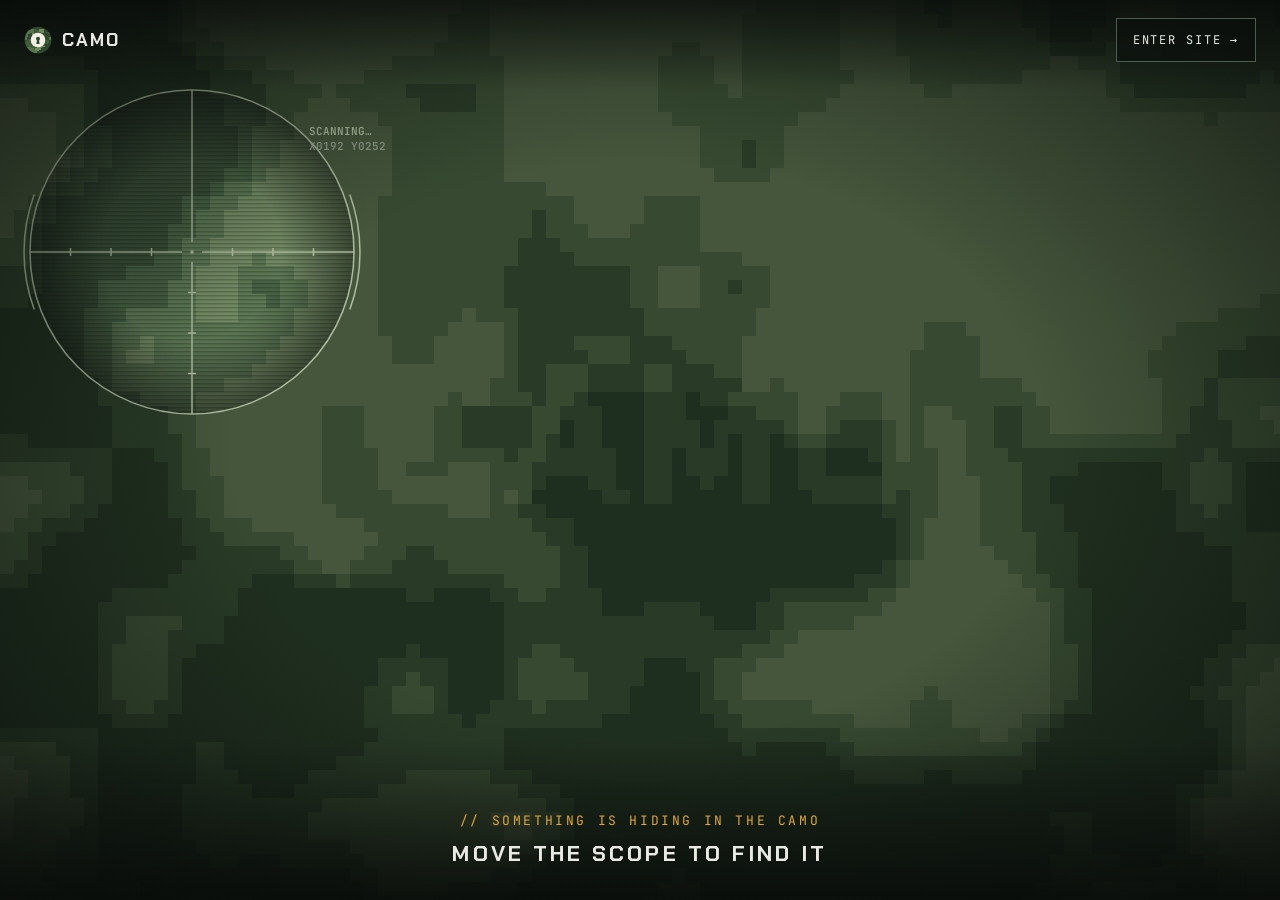
<file: website/index.html>
<!doctype html>
<html lang="en">
<head>
<meta charset="utf-8">
<meta name="viewport" content="width=device-width, initial-scale=1">
<title>CAMO: hidden in plain sight</title>
<meta name="description" content="CAMO is digital cash that hides the sender, the receiver and the amount of every payment. Fair launch Dec 15, 2026, 18:00 UTC.">
<meta http-equiv="Content-Security-Policy" content="default-src 'self'; img-src 'self'; font-src 'self'; style-src 'self'; script-src 'self'; object-src 'none'; base-uri 'none'; form-action 'none'">
<meta name="referrer" content="no-referrer">
<meta name="theme-color" content="#0B0F0C">
<meta property="og:title" content="CAMO: hidden in plain sight">
<meta property="og:description" content="Private digital cash. Something is hiding in the camo. Fair launch Dec 15, 2026, 18:00 UTC.">
<meta property="og:image" content="assets/camo-logo-512.png">
<link rel="icon" href="assets/favicon.ico" sizes="any">
<link rel="icon" href="assets/camo-logo.svg" type="image/svg+xml">
<link rel="preload" href="assets/fonts/chakra-petch-latin-700-normal.woff2" as="font" type="font/woff2" crossorigin>
<link rel="preload" href="assets/fonts/jetbrains-mono-latin-600-normal.woff2" as="font" type="font/woff2" crossorigin>
<link rel="prefetch" href="home.html">
<link rel="stylesheet" href="styles.css">
<script src="intro.js" defer></script>
</head>
<body class="intro">
<canvas id="camo-field" class="intro-field" aria-hidden="true"></canvas>
<div class="intro-vignette" aria-hidden="true"></div>

<header class="intro-top">
  <span class="brand brand-sm"><img src="assets/camo-logo.svg" alt="" width="28" height="28"><span>CAMO</span></span>
  <a class="intro-skip" href="home.html">ENTER SITE <span aria-hidden="true">→</span></a>
</header>

<main class="intro-bottom">
  <h1 class="visually-hidden">CAMO: hidden in plain sight</h1>
  <p class="kicker">// SOMETHING IS HIDING IN THE CAMO</p>
  <p class="intro-cta" id="scope-status" aria-live="polite">
    <span class="when-searching"><span class="hint-mouse">MOVE THE SCOPE TO FIND IT</span><span class="hint-touch">TAP THE CAMO TO AIM THE SCOPE</span></span>
    <span class="when-locked"><span class="hint-mouse">TARGET ACQUIRED · CLICK TO ENTER</span><span class="hint-touch">TARGET ACQUIRED · TAP TO ENTER</span></span>
  </p>
  <noscript><p class="intro-cta"><a href="home.html">ENTER THE CAMO SITE</a></p></noscript>
</main>
</body>
</html>
</file>
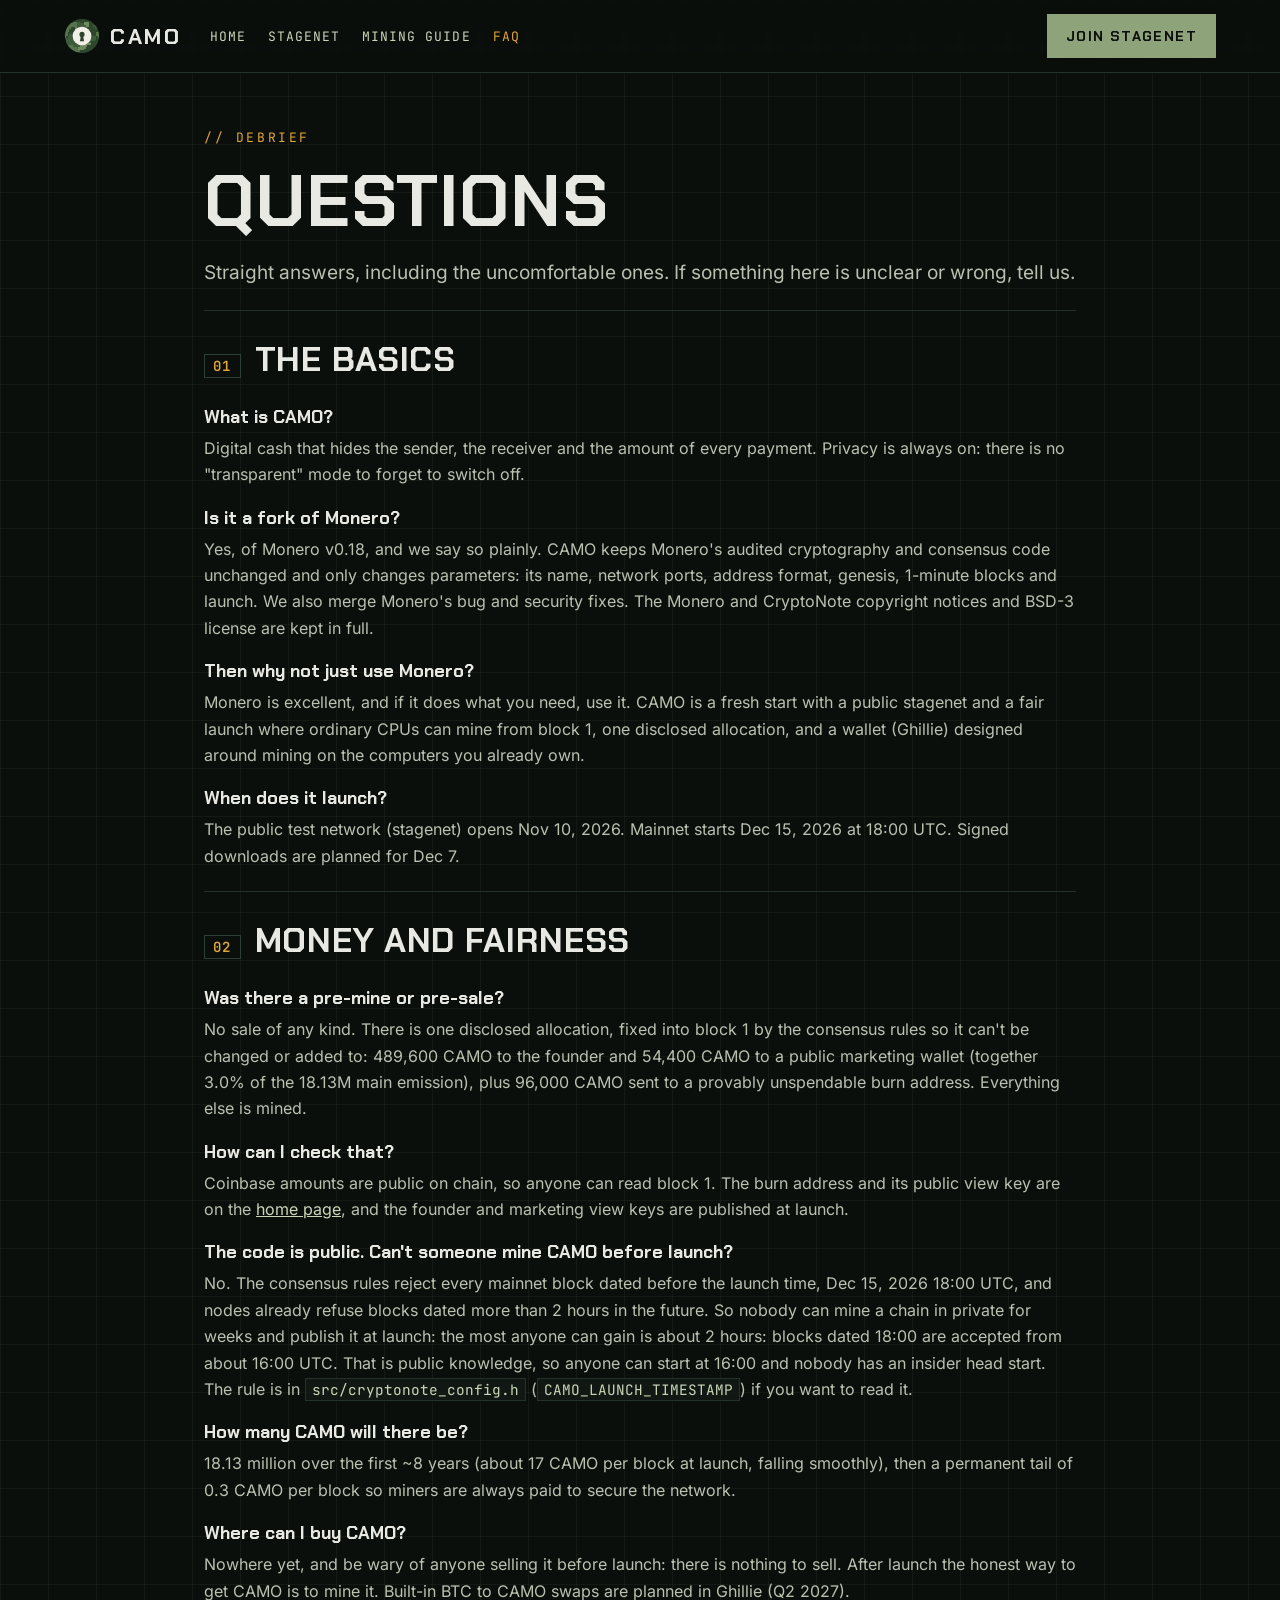
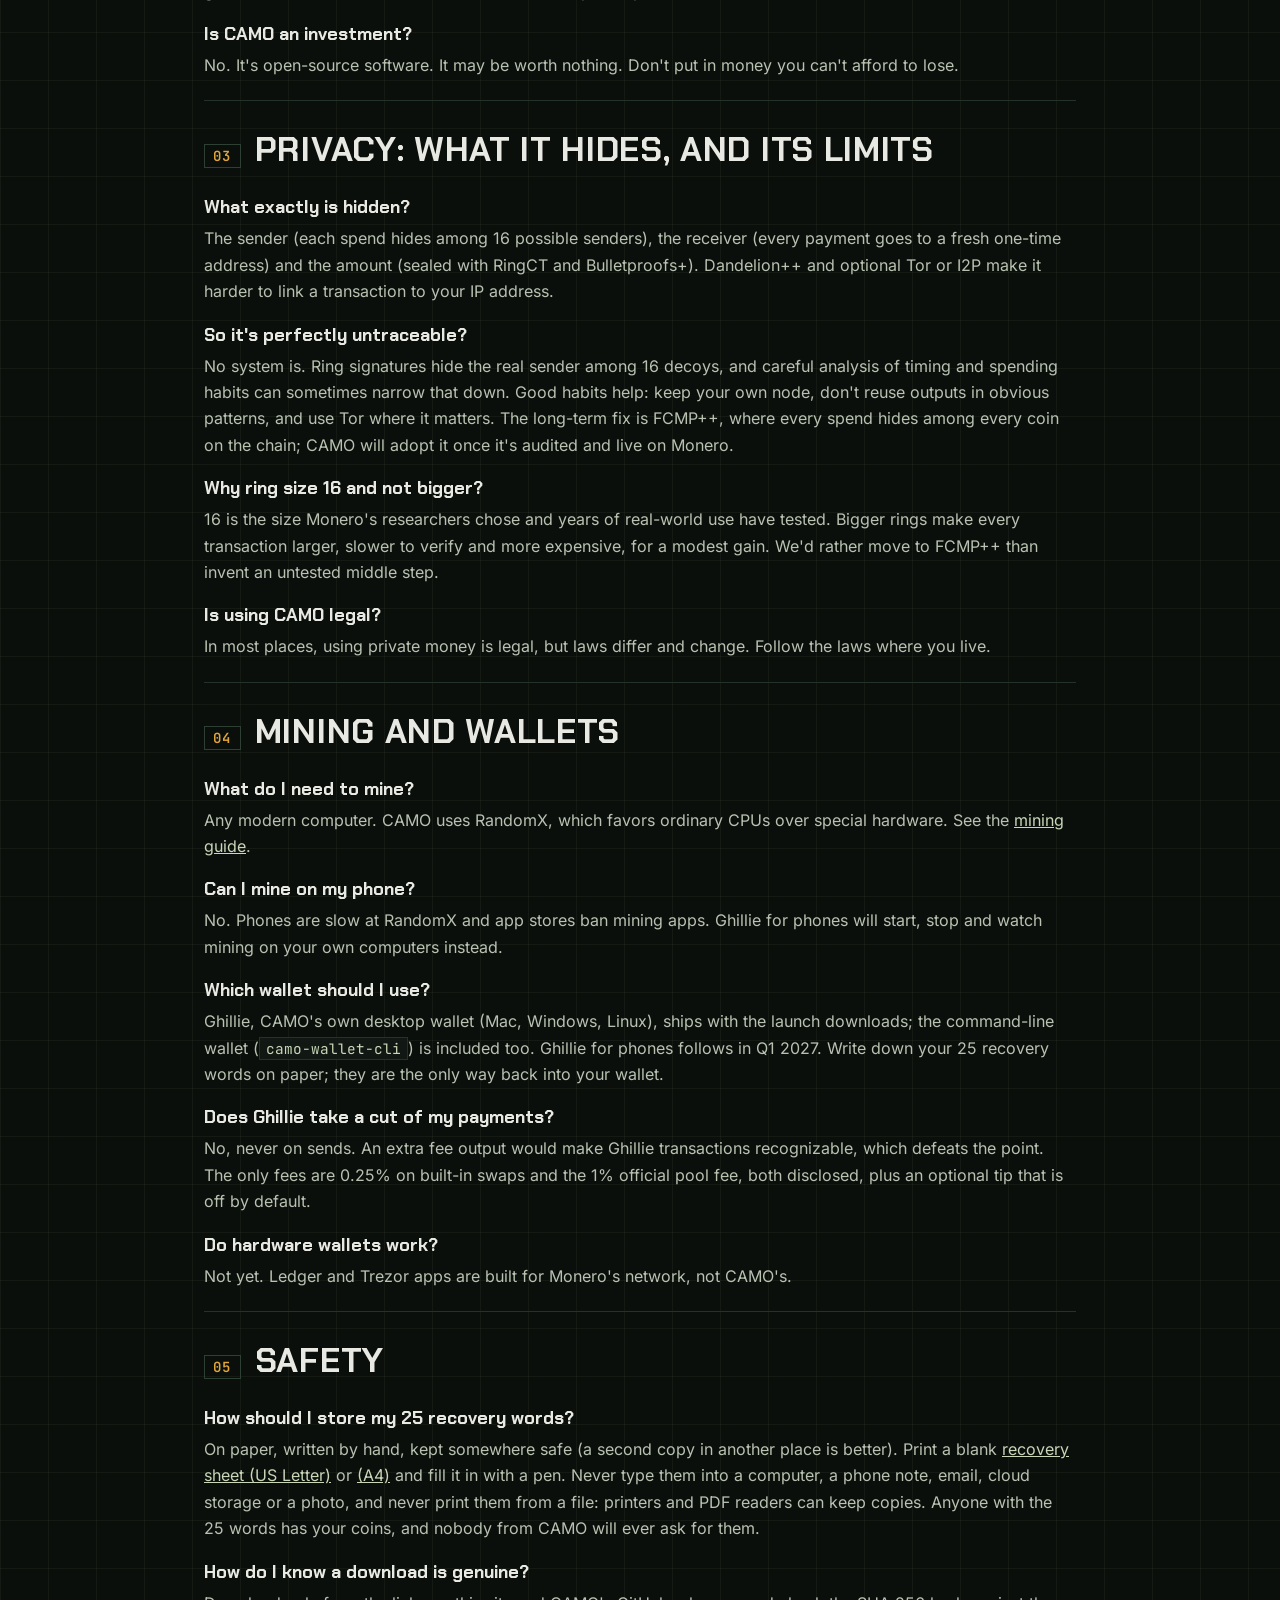
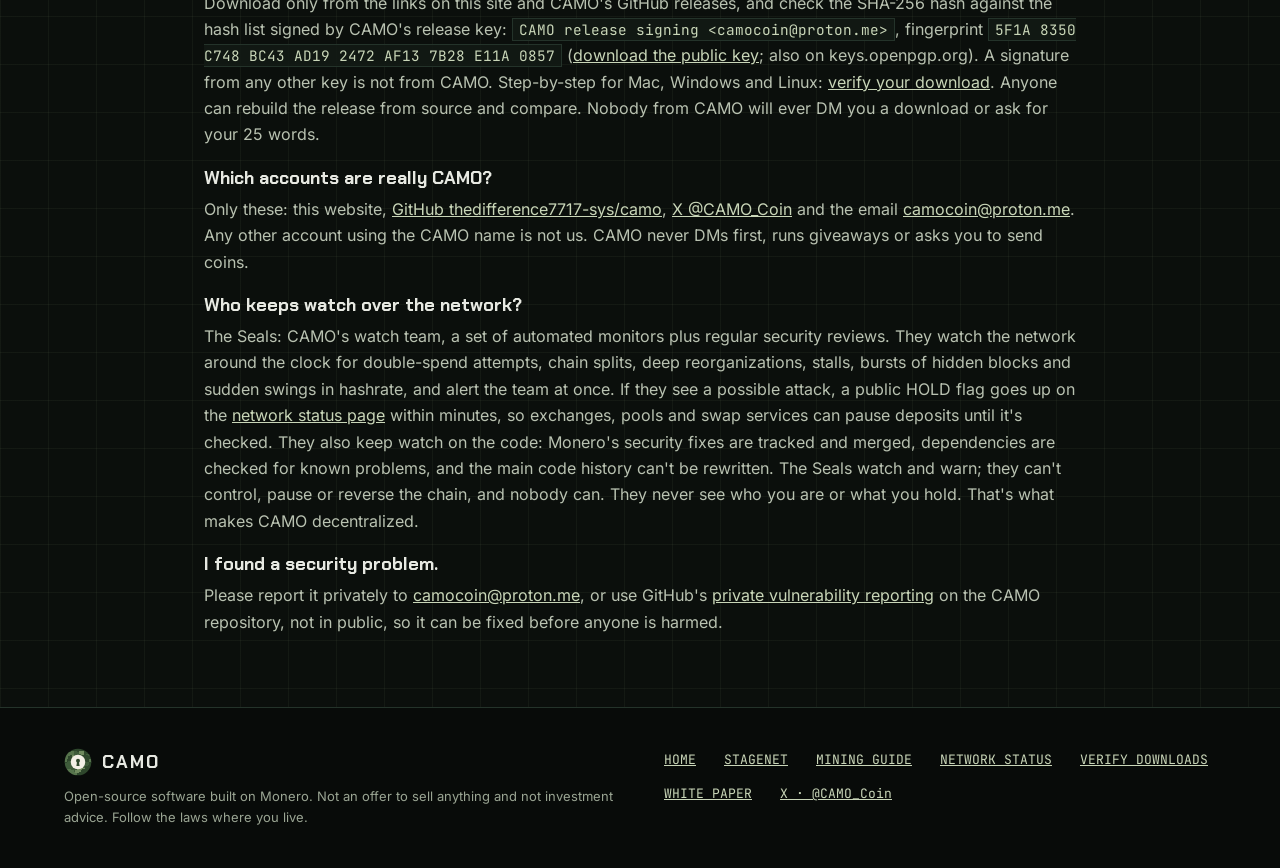
<file: website/faq.html>
<!doctype html>
<html lang="en">
<head>
<meta charset="utf-8">
<meta name="viewport" content="width=device-width, initial-scale=1">
<title>CAMO FAQ</title>
<meta name="description" content="Answers about CAMO: what it is, how it differs from Monero, the disclosed allocation, mining, wallets, privacy limits and safe downloads.">
<meta http-equiv="Content-Security-Policy" content="default-src 'self'; img-src 'self'; font-src 'self'; style-src 'self'; script-src 'self'; object-src 'none'; base-uri 'none'; form-action 'none'">
<meta name="referrer" content="no-referrer">
<meta name="theme-color" content="#0B0F0C">
<link rel="icon" href="assets/favicon.ico" sizes="any">
<link rel="icon" href="assets/camo-logo.svg" type="image/svg+xml">
<link rel="stylesheet" href="styles.css">
</head>
<body>
<a class="skip" href="#start">Skip to content</a>
<div class="grid-bg">

<header class="topbar">
  <nav class="wrap nav" aria-label="Main">
    <a class="brand" href="home.html">
      <img src="assets/camo-logo.svg" alt="" width="36" height="36">
      <span>CAMO</span>
    </a>
    <div class="nav-links">
      <a href="home.html">HOME</a>
      <a href="stagenet.html">STAGENET</a>
      <a href="mine.html">MINING GUIDE</a>
      <a href="faq.html" aria-current="page">FAQ</a>
    </div>
    <a class="btn btn-solid btn-sm" href="stagenet.html">JOIN STAGENET</a>
  </nav>
</header>

<main class="wrap doc" id="start">
  <p class="kicker">// DEBRIEF</p>
  <h1>Questions</h1>
  <p class="lede">Straight answers, including the uncomfortable ones. If something here is unclear or wrong, tell us.</p>

  <section class="doc-sec">
    <h2><span class="step">01</span> The basics</h2>
    <dl class="faq">
      <dt>What is CAMO?</dt>
      <dd>Digital cash that hides the sender, the receiver and the amount of every payment. Privacy is always on: there is no "transparent" mode to forget to switch off.</dd>
      <dt>Is it a fork of Monero?</dt>
      <dd>Yes, of Monero v0.18, and we say so plainly. CAMO keeps Monero's audited cryptography and consensus code unchanged and only changes parameters: its name, network ports, address format, genesis, 1-minute blocks and launch. We also merge Monero's bug and security fixes. The Monero and CryptoNote copyright notices and BSD-3 license are kept in full.</dd>
      <dt>Then why not just use Monero?</dt>
      <dd>Monero is excellent, and if it does what you need, use it. CAMO is a fresh start with a public stagenet and a fair launch where ordinary CPUs can mine from block 1, one disclosed allocation, and a wallet (Ghillie) designed around mining on the computers you already own.</dd>
      <dt>When does it launch?</dt>
      <dd>The public test network (stagenet) opens Nov 10, 2026. Mainnet starts Dec 15, 2026 at 18:00 UTC. Signed downloads are planned for Dec 7.</dd>
    </dl>
  </section>

  <section class="doc-sec">
    <h2><span class="step">02</span> Money and fairness</h2>
    <dl class="faq">
      <dt>Was there a pre-mine or pre-sale?</dt>
      <dd>No sale of any kind. There is one disclosed allocation, fixed into block 1 by the consensus rules so it can't be changed or added to: 489,600 CAMO to the founder and 54,400 CAMO to a public marketing wallet (together 3.0% of the 18.13M main emission), plus 96,000 CAMO sent to a provably unspendable burn address. Everything else is mined.</dd>
      <dt>How can I check that?</dt>
      <dd>Coinbase amounts are public on chain, so anyone can read block 1. The burn address and its public view key are on the <a href="home.html#supply">home page</a>, and the founder and marketing view keys are published at launch.</dd>
      <dt>The code is public. Can't someone mine CAMO before launch?</dt>
      <dd>No. The consensus rules reject every mainnet block dated before the launch time, Dec 15, 2026 18:00 UTC, and nodes already refuse blocks dated more than 2 hours in the future. So nobody can mine a chain in private for weeks and publish it at launch: the most anyone can gain is about 2 hours: blocks dated 18:00 are accepted from about 16:00 UTC. That is public knowledge, so anyone can start at 16:00 and nobody has an insider head start. The rule is in <code>src/cryptonote_config.h</code> (<code>CAMO_LAUNCH_TIMESTAMP</code>) if you want to read it.</dd>
      <dt>How many CAMO will there be?</dt>
      <dd>18.13 million over the first ~8 years (about 17 CAMO per block at launch, falling smoothly), then a permanent tail of 0.3 CAMO per block so miners are always paid to secure the network.</dd>
      <dt>Where can I buy CAMO?</dt>
      <dd>Nowhere yet, and be wary of anyone selling it before launch: there is nothing to sell. After launch the honest way to get CAMO is to mine it. Built-in BTC to CAMO swaps are planned in Ghillie (Q2 2027).</dd>
      <dt>Is CAMO an investment?</dt>
      <dd>No. It's open-source software. It may be worth nothing. Don't put in money you can't afford to lose.</dd>
    </dl>
  </section>

  <section class="doc-sec">
    <h2><span class="step">03</span> Privacy: what it hides, and its limits</h2>
    <dl class="faq">
      <dt>What exactly is hidden?</dt>
      <dd>The sender (each spend hides among 16 possible senders), the receiver (every payment goes to a fresh one-time address) and the amount (sealed with RingCT and Bulletproofs+). Dandelion++ and optional Tor or I2P make it harder to link a transaction to your IP address.</dd>
      <dt>So it's perfectly untraceable?</dt>
      <dd>No system is. Ring signatures hide the real sender among 16 decoys, and careful analysis of timing and spending habits can sometimes narrow that down. Good habits help: keep your own node, don't reuse outputs in obvious patterns, and use Tor where it matters. The long-term fix is FCMP++, where every spend hides among every coin on the chain; CAMO will adopt it once it's audited and live on Monero.</dd>
      <dt>Why ring size 16 and not bigger?</dt>
      <dd>16 is the size Monero's researchers chose and years of real-world use have tested. Bigger rings make every transaction larger, slower to verify and more expensive, for a modest gain. We'd rather move to FCMP++ than invent an untested middle step.</dd>
      <dt>Is using CAMO legal?</dt>
      <dd>In most places, using private money is legal, but laws differ and change. Follow the laws where you live.</dd>
    </dl>
  </section>

  <section class="doc-sec">
    <h2><span class="step">04</span> Mining and wallets</h2>
    <dl class="faq">
      <dt>What do I need to mine?</dt>
      <dd>Any modern computer. CAMO uses RandomX, which favors ordinary CPUs over special hardware. See the <a href="mine.html">mining guide</a>.</dd>
      <dt>Can I mine on my phone?</dt>
      <dd>No. Phones are slow at RandomX and app stores ban mining apps. Ghillie for phones will start, stop and watch mining on your own computers instead.</dd>
      <dt>Which wallet should I use?</dt>
      <dd>Ghillie, CAMO's own desktop wallet (Mac, Windows, Linux), ships with the launch downloads; the command-line wallet (<code>camo-wallet-cli</code>) is included too. Ghillie for phones follows in Q1 2027. Write down your 25 recovery words on paper; they are the only way back into your wallet.</dd>
      <dt>Does Ghillie take a cut of my payments?</dt>
      <dd>No, never on sends. An extra fee output would make Ghillie transactions recognizable, which defeats the point. The only fees are 0.25% on built-in swaps and the 1% official pool fee, both disclosed, plus an optional tip that is off by default.</dd>
      <dt>Do hardware wallets work?</dt>
      <dd>Not yet. Ledger and Trezor apps are built for Monero's network, not CAMO's.</dd>
    </dl>
  </section>

  <section class="doc-sec">
    <h2><span class="step">05</span> Safety</h2>
    <dl class="faq">
      <dt>How should I store my 25 recovery words?</dt>
      <dd>On paper, written by hand, kept somewhere safe (a second copy in another place is better). Print a blank <a href="assets/ghillie-recovery-sheet-letter.pdf">recovery sheet (US Letter)</a> or <a href="assets/ghillie-recovery-sheet-a4.pdf">(A4)</a> and fill it in with a pen. Never type them into a computer, a phone note, email, cloud storage or a photo, and never print them from a file: printers and PDF readers can keep copies. Anyone with the 25 words has your coins, and nobody from CAMO will ever ask for them.</dd>
      <dt>How do I know a download is genuine?</dt>
      <dd>Download only from the links on this site and CAMO's GitHub releases, and check the SHA-256 hash against the hash list signed by CAMO's release key: <code>CAMO release signing &lt;camocoin@proton.me&gt;</code>, fingerprint <code>5F1A 8350 C748 BC43 AD19  2472 AF13 7B28 E11A 0857</code> (<a href="assets/camo-release.asc">download the public key</a>; also on keys.openpgp.org). A signature from any other key is not from CAMO. Step-by-step for Mac, Windows and Linux: <a href="verify.html">verify your download</a>. Anyone can rebuild the release from source and compare. Nobody from CAMO will ever DM you a download or ask for your 25 words.</dd>
      <dt>Which accounts are really CAMO?</dt>
      <dd>Only these: this website, <a href="https://github.com/thedifference7717-sys/camo" rel="noopener">GitHub thedifference7717-sys/camo</a>, <a href="https://x.com/CAMO_Coin" rel="noopener">X @CAMO_Coin</a> and the email <a href="mailto:camocoin@proton.me">camocoin@proton.me</a>. Any other account using the CAMO name is not us. CAMO never DMs first, runs giveaways or asks you to send coins.</dd>
      <dt>Who keeps watch over the network?</dt>
      <dd>The Seals: CAMO's watch team, a set of automated monitors plus regular security reviews. They watch the network around the clock for double-spend attempts, chain splits, deep reorganizations, stalls, bursts of hidden blocks and sudden swings in hashrate, and alert the team at once. If they see a possible attack, a public HOLD flag goes up on the <a href="status.html">network status page</a> within minutes, so exchanges, pools and swap services can pause deposits until it's checked. They also keep watch on the code: Monero's security fixes are tracked and merged, dependencies are checked for known problems, and the main code history can't be rewritten. The Seals watch and warn; they can't control, pause or reverse the chain, and nobody can. They never see who you are or what you hold. That's what makes CAMO decentralized.</dd>
      <dt>I found a security problem.</dt>
      <dd>Please report it privately to <a href="mailto:camocoin@proton.me">camocoin@proton.me</a>, or use GitHub's <a href="https://github.com/thedifference7717-sys/camo/security/advisories/new" rel="noopener">private vulnerability reporting</a> on the CAMO repository, not in public, so it can be fixed before anyone is harmed.</dd>
    </dl>
  </section>
</main>

<footer class="footer">
  <div class="wrap footer-in">
    <div class="stack-xs">
      <div class="brand brand-sm"><img src="assets/camo-logo.svg" alt="" width="28" height="28"><span>CAMO</span></div>
      <p class="fine">Open-source software built on Monero. Not an offer to sell anything and not investment advice. Follow the laws where you live.</p>
    </div>
    <nav class="footer-links" aria-label="Footer">
      <a href="home.html">HOME</a>
      <a href="stagenet.html">STAGENET</a>
      <a href="mine.html">MINING GUIDE</a>
      <a href="status.html">NETWORK STATUS</a>
      <a href="verify.html">VERIFY DOWNLOADS</a>
      <a href="assets/CAMO-White-Paper.pdf">WHITE PAPER</a>
      <a href="https://x.com/CAMO_Coin" rel="noopener">X · @CAMO_Coin</a>
    </nav>
  </div>
</footer>

</div>
</body>
</html>
</file>
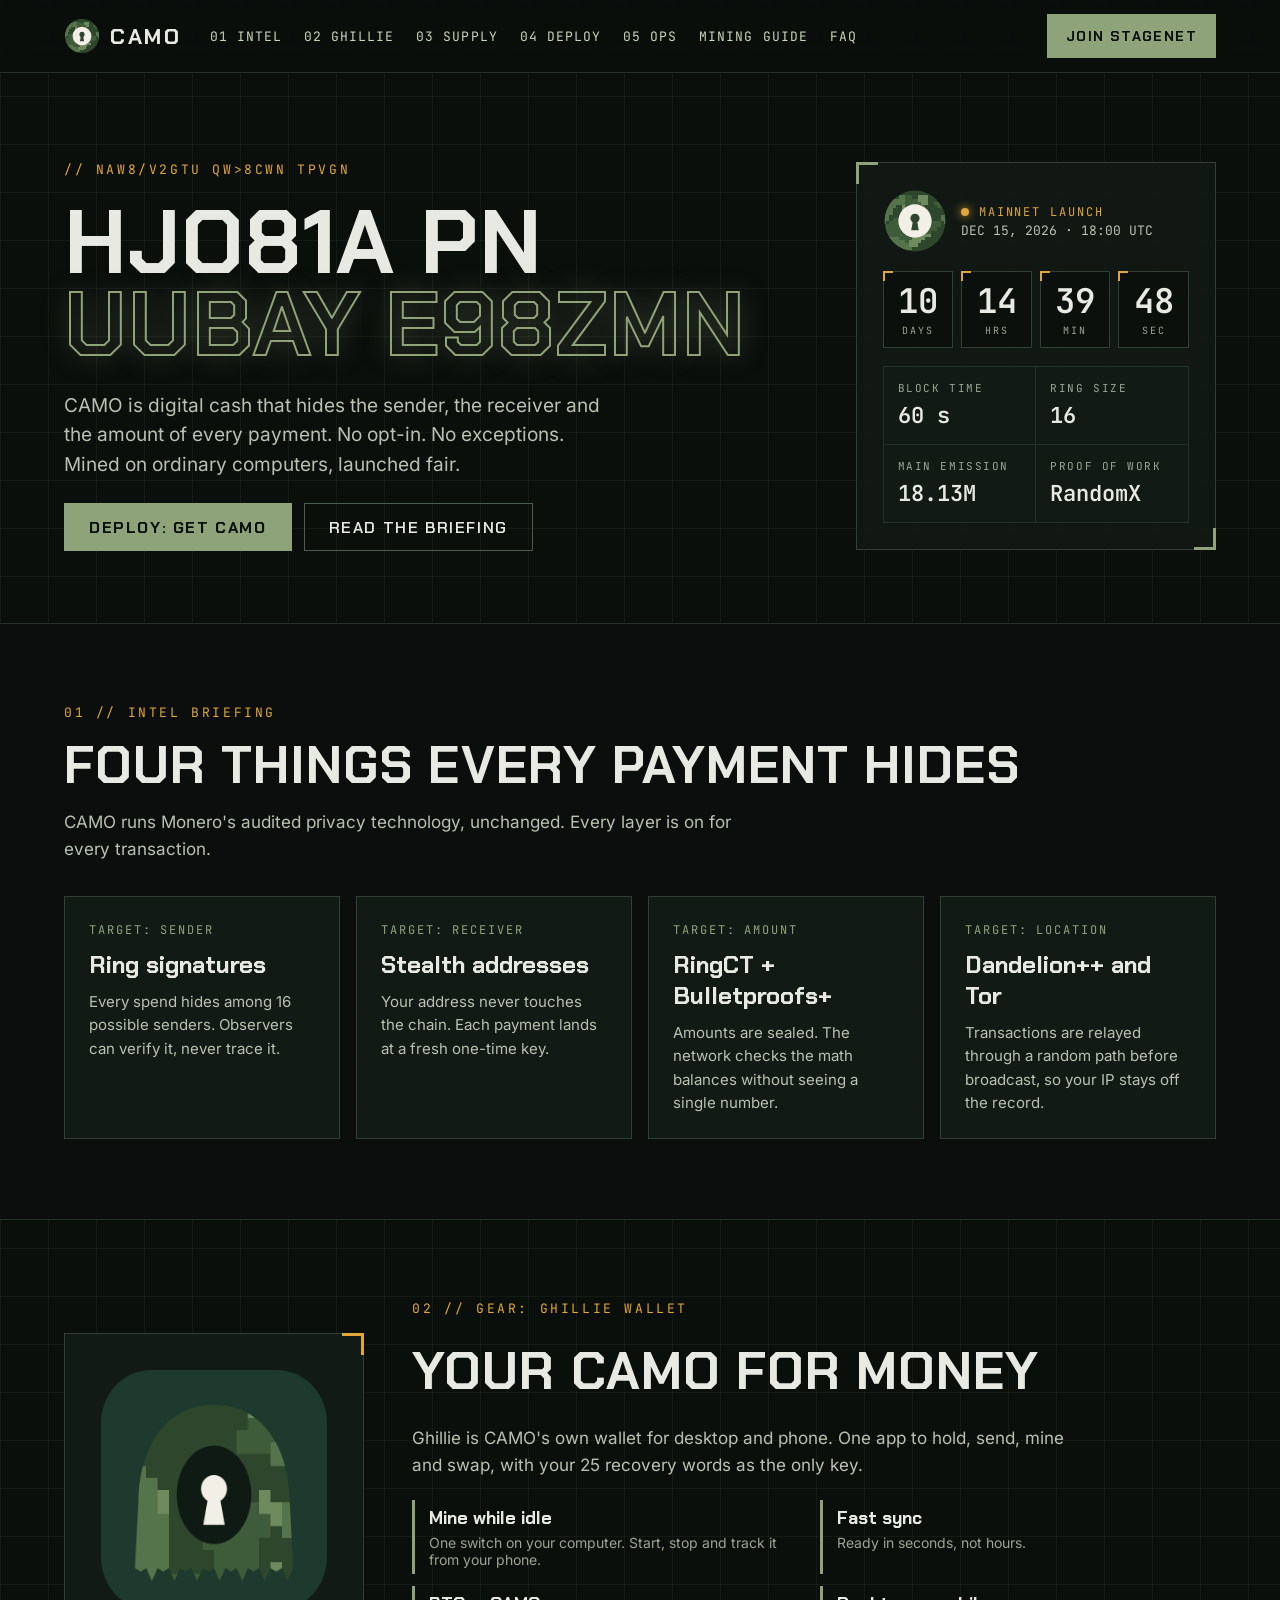
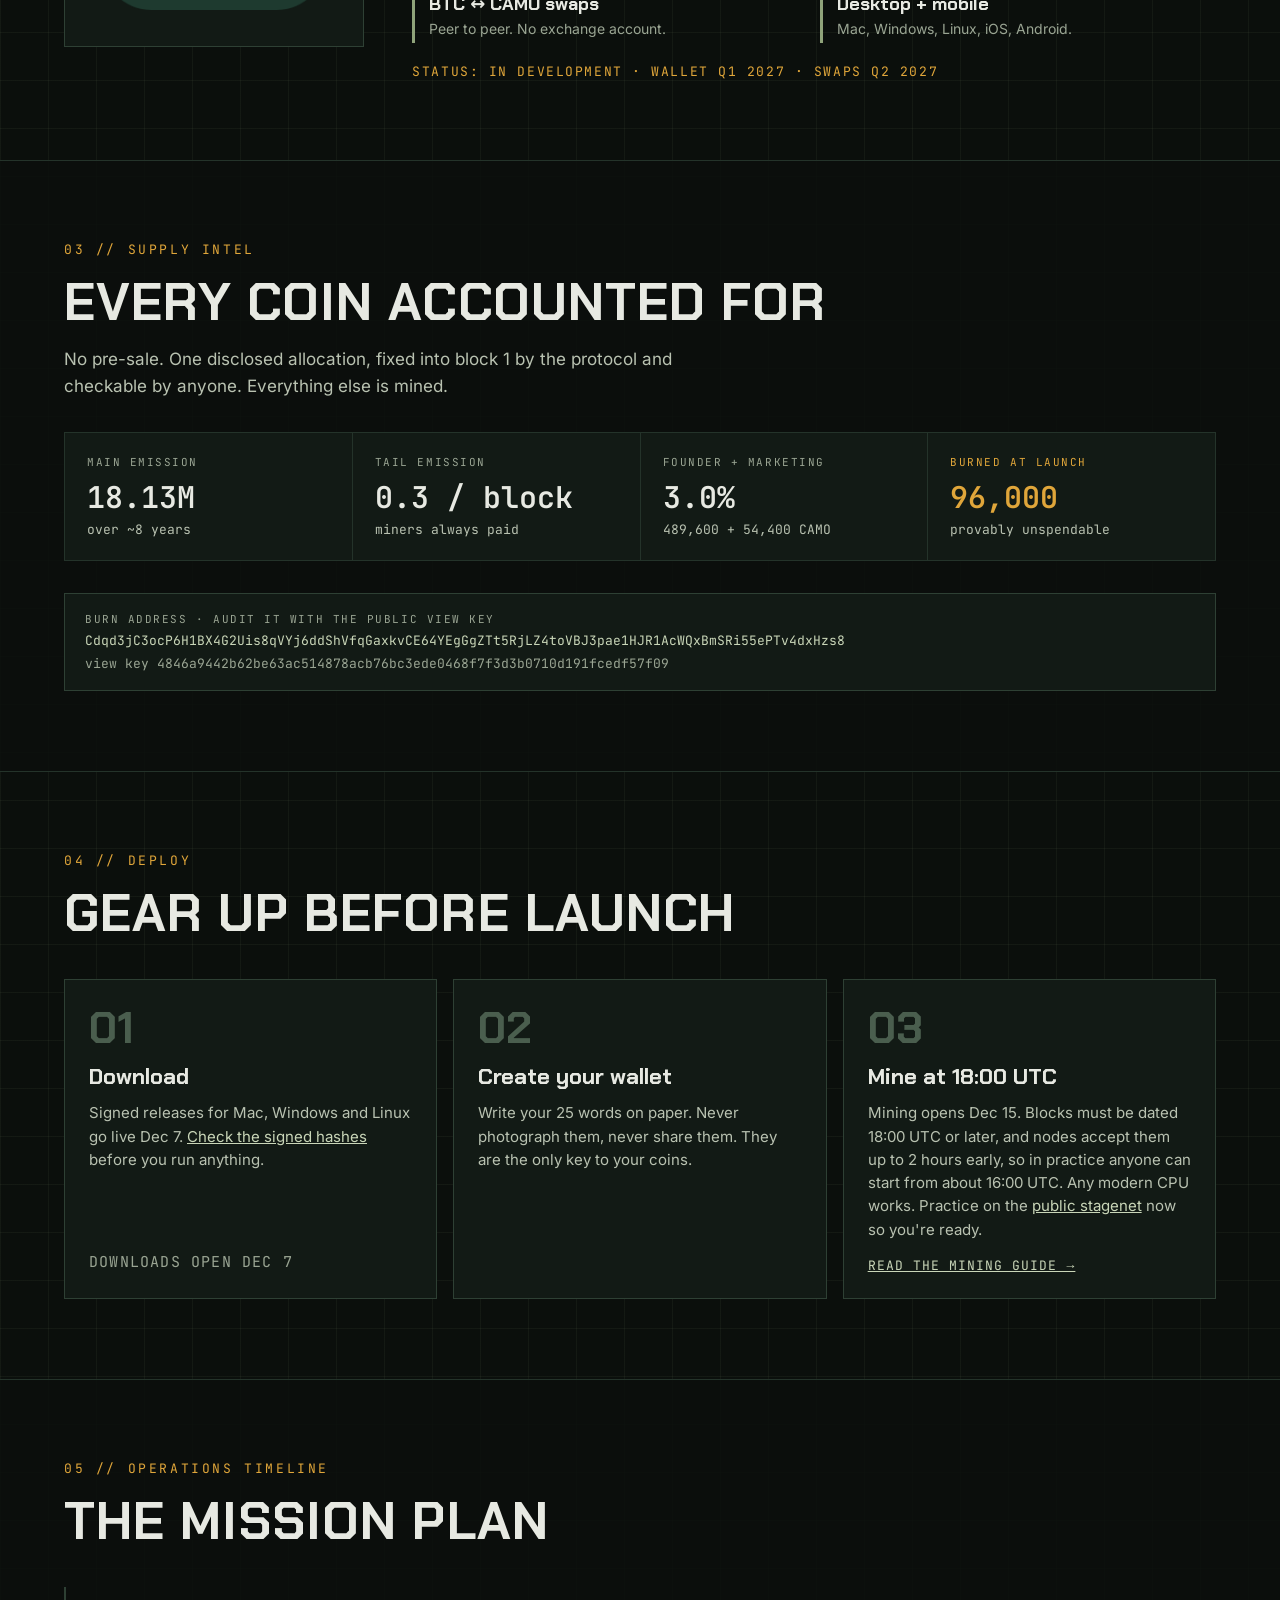
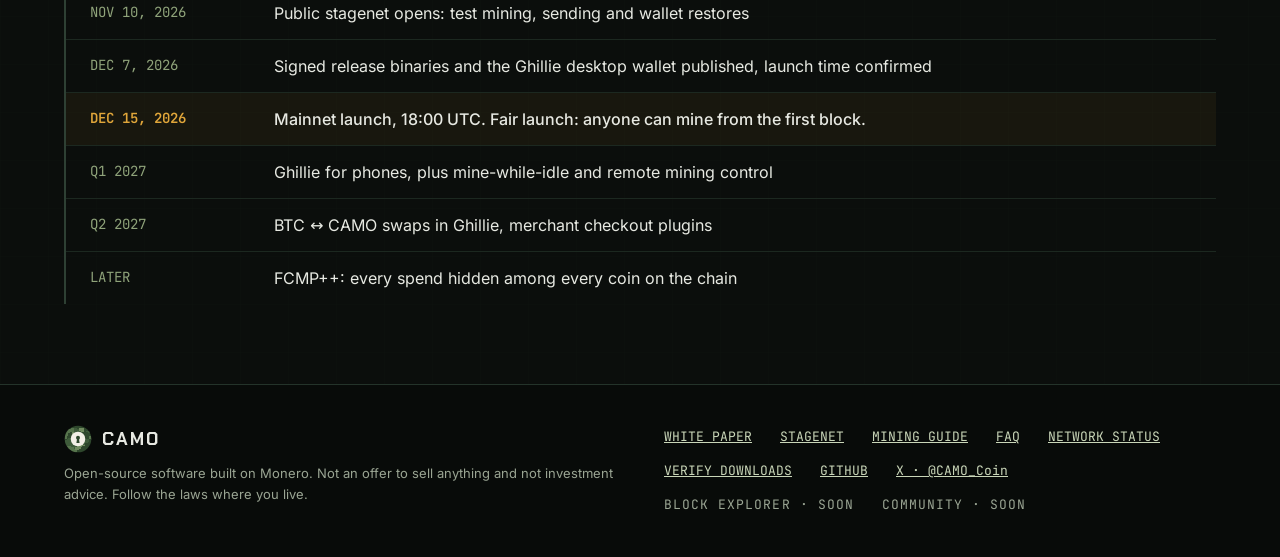
<file: website/home.html>
<!doctype html>
<html lang="en">
<head>
<meta charset="utf-8">
<meta name="viewport" content="width=device-width, initial-scale=1">
<title>CAMO: private digital cash</title>
<meta name="description" content="CAMO is digital cash that hides the sender, the receiver and the amount of every payment. Built on Monero's audited privacy technology. Fair launch Dec 15, 2026.">
<meta http-equiv="Content-Security-Policy" content="default-src 'self'; img-src 'self'; font-src 'self'; style-src 'self'; script-src 'self'; object-src 'none'; base-uri 'none'; form-action 'none'">
<meta name="referrer" content="no-referrer">
<meta name="theme-color" content="#0B0F0C">
<meta property="og:title" content="CAMO: hidden in plain sight">
<meta property="og:description" content="Private digital cash. Sender, receiver and amount hidden in every payment. Fair launch Dec 15, 2026, 18:00 UTC.">
<meta property="og:image" content="assets/camo-logo-512.png">
<link rel="icon" href="assets/favicon.ico" sizes="any">
<link rel="icon" href="assets/camo-logo.svg" type="image/svg+xml">
<link rel="preload" href="assets/fonts/chakra-petch-latin-700-normal.woff2" as="font" type="font/woff2" crossorigin>
<link rel="preload" href="assets/fonts/jetbrains-mono-latin-600-normal.woff2" as="font" type="font/woff2" crossorigin>
<link rel="stylesheet" href="styles.css">
<script src="home.js" defer></script>
</head>
<body>
<a class="skip" href="#intel">Skip to content</a>
<div class="grid-bg">

<header class="topbar">
  <nav class="wrap nav" aria-label="Main">
    <a class="brand" href="index.html" title="Back to the camo">
      <img src="assets/camo-logo.svg" alt="" width="36" height="36">
      <span>CAMO</span>
    </a>
    <div class="nav-links">
      <a href="#intel">01 INTEL</a>
      <a href="#ghillie">02 GHILLIE</a>
      <a href="#supply">03 SUPPLY</a>
      <a href="#deploy">04 DEPLOY</a>
      <a href="#ops">05 OPS</a>
      <a href="mine.html">MINING GUIDE</a>
      <a href="faq.html">FAQ</a>
    </div>
    <a class="btn btn-solid btn-sm" href="stagenet.html">JOIN STAGENET</a>
  </nav>
</header>

<main>
<!-- HERO -->
<section id="top" class="wrap hero">
  <div class="hero-copy">
    <p class="kicker" data-decrypt>// OPERATION: PRIVATE MONEY</p>
    <h1 aria-label="Hidden in plain sight.">
      <span class="h1-line" data-decrypt aria-hidden="true">HIDDEN IN</span>
      <span class="h1-line h1-outline" data-decrypt aria-hidden="true">PLAIN SIGHT.</span>
    </h1>
    <p class="lede">CAMO is digital cash that hides the sender, the receiver and the amount of every payment. No opt-in. No exceptions. Mined on ordinary computers, launched fair.</p>
    <div class="actions">
      <a class="btn btn-solid" href="#deploy">DEPLOY: GET CAMO</a>
      <a class="btn btn-ghost" href="#intel">READ THE BRIEFING</a>
    </div>
  </div>
  <div class="panel hero-panel">
    <span class="corner tl" aria-hidden="true"></span>
    <span class="corner br" aria-hidden="true"></span>
    <div class="launch">
      <img src="assets/camo-logo.svg" alt="" width="64" height="64">
      <div>
        <p class="label"><span class="blink" aria-hidden="true"></span>MAINNET LAUNCH</p>
        <p class="mono-sm">DEC 15, 2026 · 18:00 UTC</p>
      </div>
    </div>
    <div class="clock" id="countdown" data-launch="2026-12-15T18:00:00Z" role="timer" aria-live="off">
      <div><span class="num" data-unit="d">--</span><span class="unit">DAYS</span></div>
      <div><span class="num" data-unit="h">--</span><span class="unit">HRS</span></div>
      <div><span class="num" data-unit="m">--</span><span class="unit">MIN</span></div>
      <div><span class="num" data-unit="s">--</span><span class="unit">SEC</span></div>
    </div>
    <dl class="stats stats-2">
      <div><dt>BLOCK TIME</dt><dd>60 s</dd></div>
      <div><dt>RING SIZE</dt><dd>16</dd></div>
      <div><dt>MAIN EMISSION</dt><dd>18.13M</dd></div>
      <div><dt>PROOF OF WORK</dt><dd>RandomX</dd></div>
    </dl>
  </div>
</section>

<!-- 01 INTEL -->
<section id="intel" class="band band-dark">
  <div class="wrap stack">
    <header class="sec-head">
      <p class="kicker">01 // INTEL BRIEFING</p>
      <h2>Four things every payment hides</h2>
      <p class="sub">CAMO runs Monero's audited privacy technology, unchanged. Every layer is on for every transaction.</p>
    </header>
    <div class="cards">
      <article class="card">
        <p class="tag">TARGET: SENDER</p>
        <h3>Ring signatures</h3>
        <p>Every spend hides among 16 possible senders. Observers can verify it, never trace it.</p>
      </article>
      <article class="card">
        <p class="tag">TARGET: RECEIVER</p>
        <h3>Stealth addresses</h3>
        <p>Your address never touches the chain. Each payment lands at a fresh one-time key.</p>
      </article>
      <article class="card">
        <p class="tag">TARGET: AMOUNT</p>
        <h3>RingCT + Bulletproofs+</h3>
        <p>Amounts are sealed. The network checks the math balances without seeing a single number.</p>
      </article>
      <article class="card">
        <p class="tag">TARGET: LOCATION</p>
        <h3>Dandelion++ and Tor</h3>
        <p>Transactions are relayed through a random path before broadcast, so your IP stays off the record.</p>
      </article>
    </div>
  </div>
</section>

<!-- 02 GHILLIE -->
<section id="ghillie" class="band">
  <div class="wrap split">
    <div class="ghillie-art">
      <div class="panel">
        <span class="corner tr amber" aria-hidden="true"></span>
        <img src="assets/ghillie-icon-512.png" alt="Ghillie wallet icon: a camouflage hood with a keyhole face" width="240" height="240">
      </div>
    </div>
    <div class="stack-sm grow">
      <p class="kicker">02 // GEAR: GHILLIE WALLET</p>
      <h2>Your camo for money</h2>
      <p class="sub">Ghillie is CAMO's own wallet for desktop and phone. One app to hold, send, mine and swap, with your 25 recovery words as the only key.</p>
      <ul class="features">
        <li><strong>Mine while idle</strong><span>One switch on your computer. Start, stop and track it from your phone.</span></li>
        <li><strong>Fast sync</strong><span>Ready in seconds, not hours.</span></li>
        <li><strong>BTC ↔ CAMO swaps</strong><span>Peer to peer. No exchange account.</span></li>
        <li><strong>Desktop + mobile</strong><span>Mac, Windows, Linux, iOS, Android.</span></li>
      </ul>
      <p class="status">STATUS: IN DEVELOPMENT · WALLET Q1 2027 · SWAPS Q2 2027</p>
    </div>
  </div>
</section>

<!-- 03 SUPPLY -->
<section id="supply" class="band band-dark">
  <div class="wrap stack">
    <header class="sec-head">
      <p class="kicker">03 // SUPPLY INTEL</p>
      <h2>Every coin accounted for</h2>
      <p class="sub">No pre-sale. One disclosed allocation, fixed into block 1 by the protocol and checkable by anyone. Everything else is mined.</p>
    </header>
    <dl class="stats stats-wide">
      <div><dt>MAIN EMISSION</dt><dd>18.13M</dd><p>over ~8 years</p></div>
      <div><dt>TAIL EMISSION</dt><dd>0.3 / block</dd><p>miners always paid</p></div>
      <div><dt>FOUNDER + MARKETING</dt><dd>3.0%</dd><p>489,600 + 54,400 CAMO</p></div>
      <div class="hot"><dt>BURNED AT LAUNCH</dt><dd>96,000</dd><p>provably unspendable</p></div>
    </dl>
    <div class="panel burn">
      <p class="label">BURN ADDRESS · AUDIT IT WITH THE PUBLIC VIEW KEY</p>
      <p class="addr">Cdqd3jC3ocP6H1BX4G2Uis8qVYj6ddShVfqGaxkvCE64YEgGgZTt5RjLZ4toVBJ3pae1HJR1AcWQxBmSRi55ePTv4dxHzs8</p>
      <p class="addr dim">view key 4846a9442b62be63ac514878acb76bc3ede0468f7f3d3b0710d191fcedf57f09</p>
    </div>
  </div>
</section>

<!-- 04 DEPLOY -->
<section id="deploy" class="band">
  <div class="wrap stack">
    <header class="sec-head">
      <p class="kicker">04 // DEPLOY</p>
      <h2>Gear up before launch</h2>
    </header>
    <ol class="cards steps">
      <li class="card">
        <p class="step-no" aria-hidden="true">01</p>
        <h3>Download</h3>
        <p>Signed releases for Mac, Windows and Linux go live Dec 7. <a href="verify.html">Check the signed hashes</a> before you run anything.</p>
        <p class="soon">DOWNLOADS OPEN DEC 7</p>
      </li>
      <li class="card">
        <p class="step-no" aria-hidden="true">02</p>
        <h3>Create your wallet</h3>
        <p>Write your 25 words on paper. Never photograph them, never share them. They are the only key to your coins.</p>
      </li>
      <li class="card">
        <p class="step-no" aria-hidden="true">03</p>
        <h3>Mine at 18:00 UTC</h3>
        <p>Mining opens Dec 15. Blocks must be dated 18:00 UTC or later, and nodes accept them up to 2 hours early, so in practice anyone can start from about 16:00 UTC. Any modern CPU works. Practice on the <a href="stagenet.html">public stagenet</a> now so you're ready.</p>
        <a class="card-link" href="mine.html">READ THE MINING GUIDE →</a>
      </li>
    </ol>
  </div>
</section>

<!-- 05 OPS -->
<section id="ops" class="band band-dark">
  <div class="wrap stack">
    <header class="sec-head">
      <p class="kicker">05 // OPERATIONS TIMELINE</p>
      <h2>The mission plan</h2>
    </header>
    <ol class="timeline">
      <li><span class="when">NOV 10, 2026</span><span>Public stagenet opens: test mining, sending and wallet restores</span></li>
      <li><span class="when">DEC 7, 2026</span><span>Signed release binaries and the Ghillie desktop wallet published, launch time confirmed</span></li>
      <li class="hot"><span class="when">DEC 15, 2026</span><span>Mainnet launch, 18:00 UTC. Fair launch: anyone can mine from the first block.</span></li>
      <li><span class="when">Q1 2027</span><span>Ghillie for phones, plus mine-while-idle and remote mining control</span></li>
      <li><span class="when">Q2 2027</span><span>BTC ↔ CAMO swaps in Ghillie, merchant checkout plugins</span></li>
      <li><span class="when">LATER</span><span>FCMP++: every spend hidden among every coin on the chain</span></li>
    </ol>
  </div>
</section>
</main>

<footer class="footer">
  <div class="wrap footer-in">
    <div class="stack-xs">
      <div class="brand brand-sm"><img src="assets/camo-logo.svg" alt="" width="28" height="28"><span>CAMO</span></div>
      <p class="fine">Open-source software built on Monero. Not an offer to sell anything and not investment advice. Follow the laws where you live.</p>
    </div>
    <nav class="footer-links" aria-label="Footer">
      <a href="assets/CAMO-White-Paper.pdf">WHITE PAPER</a>
      <a href="stagenet.html">STAGENET</a>
      <a href="mine.html">MINING GUIDE</a>
      <a href="faq.html">FAQ</a>
      <a href="status.html">NETWORK STATUS</a>
      <a href="verify.html">VERIFY DOWNLOADS</a>
      <a href="https://github.com/thedifference7717-sys/camo" rel="noopener">GITHUB</a>
      <a href="https://x.com/CAMO_Coin" rel="noopener">X · @CAMO_Coin</a>
      <span class="soon">BLOCK EXPLORER · SOON</span>
      <span class="soon">COMMUNITY · SOON</span>
    </nav>
  </div>
</footer>

</div>
</body>
</html>
</file>
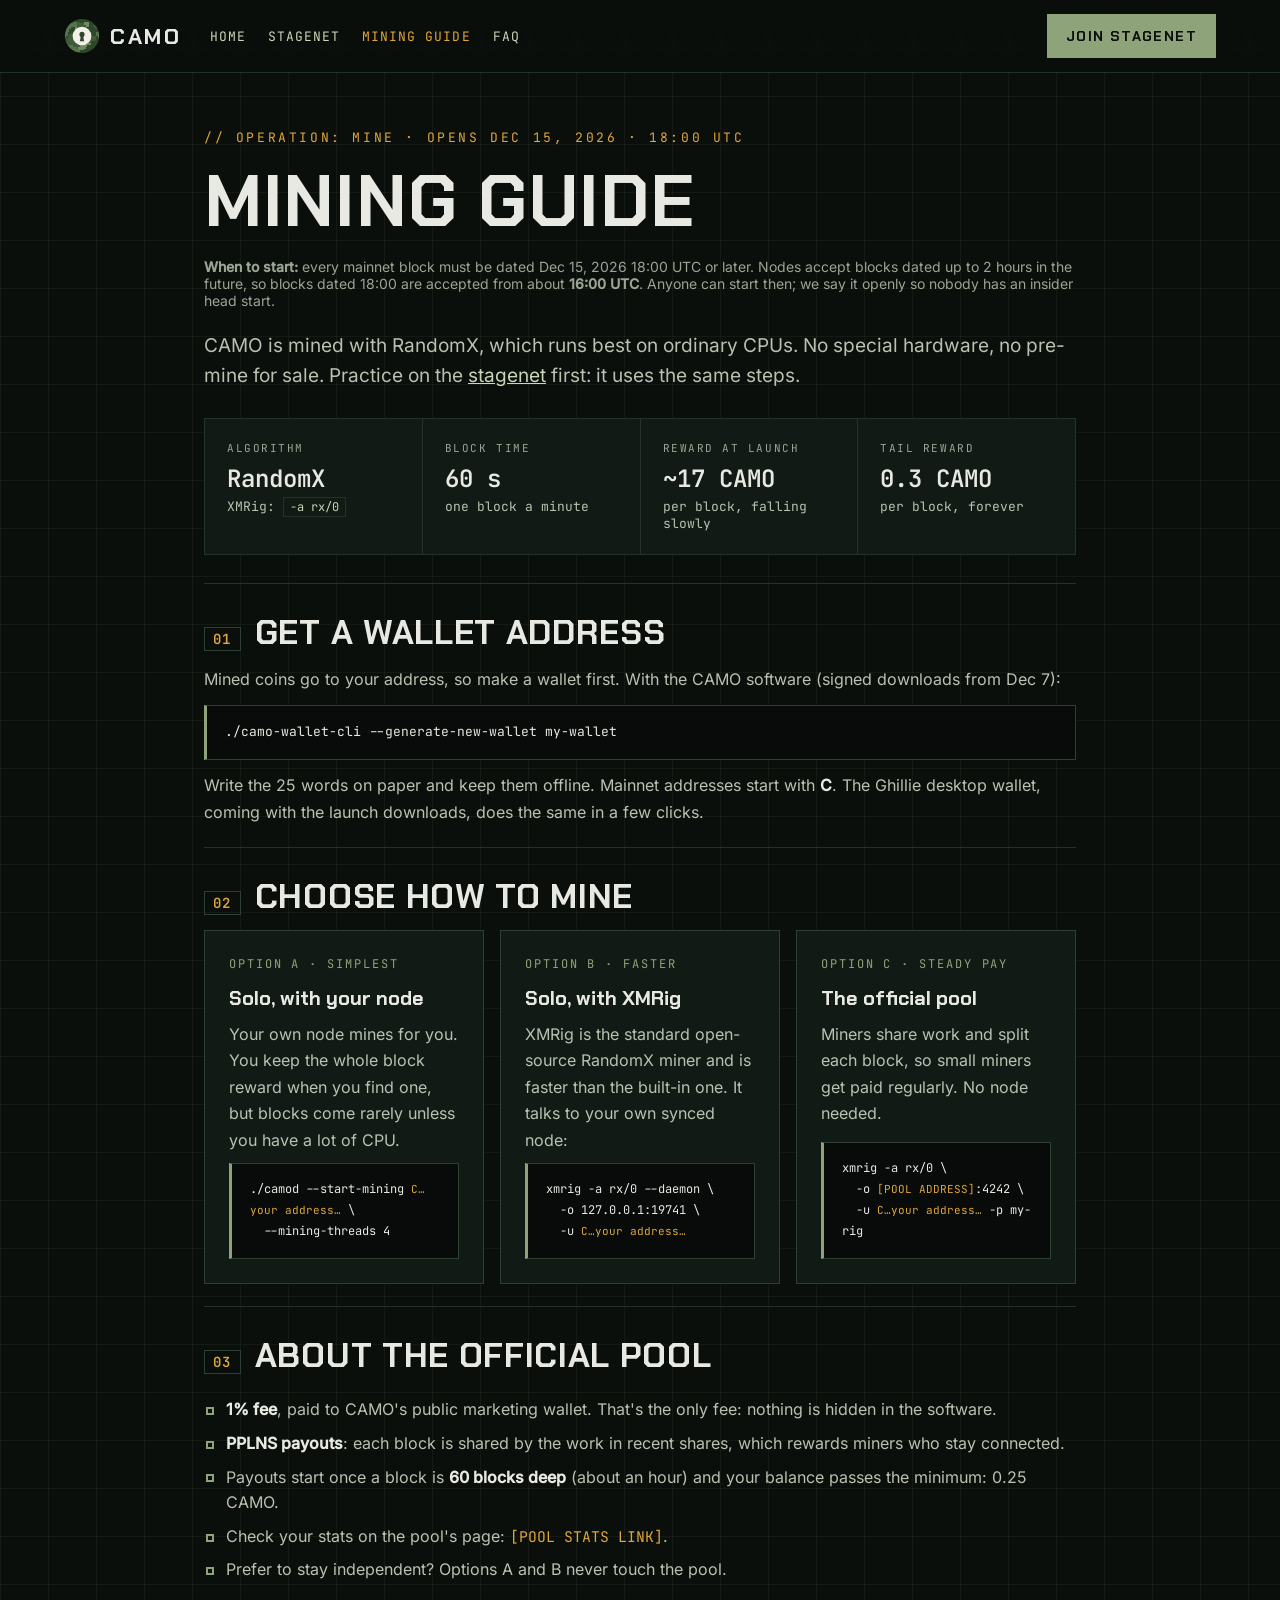
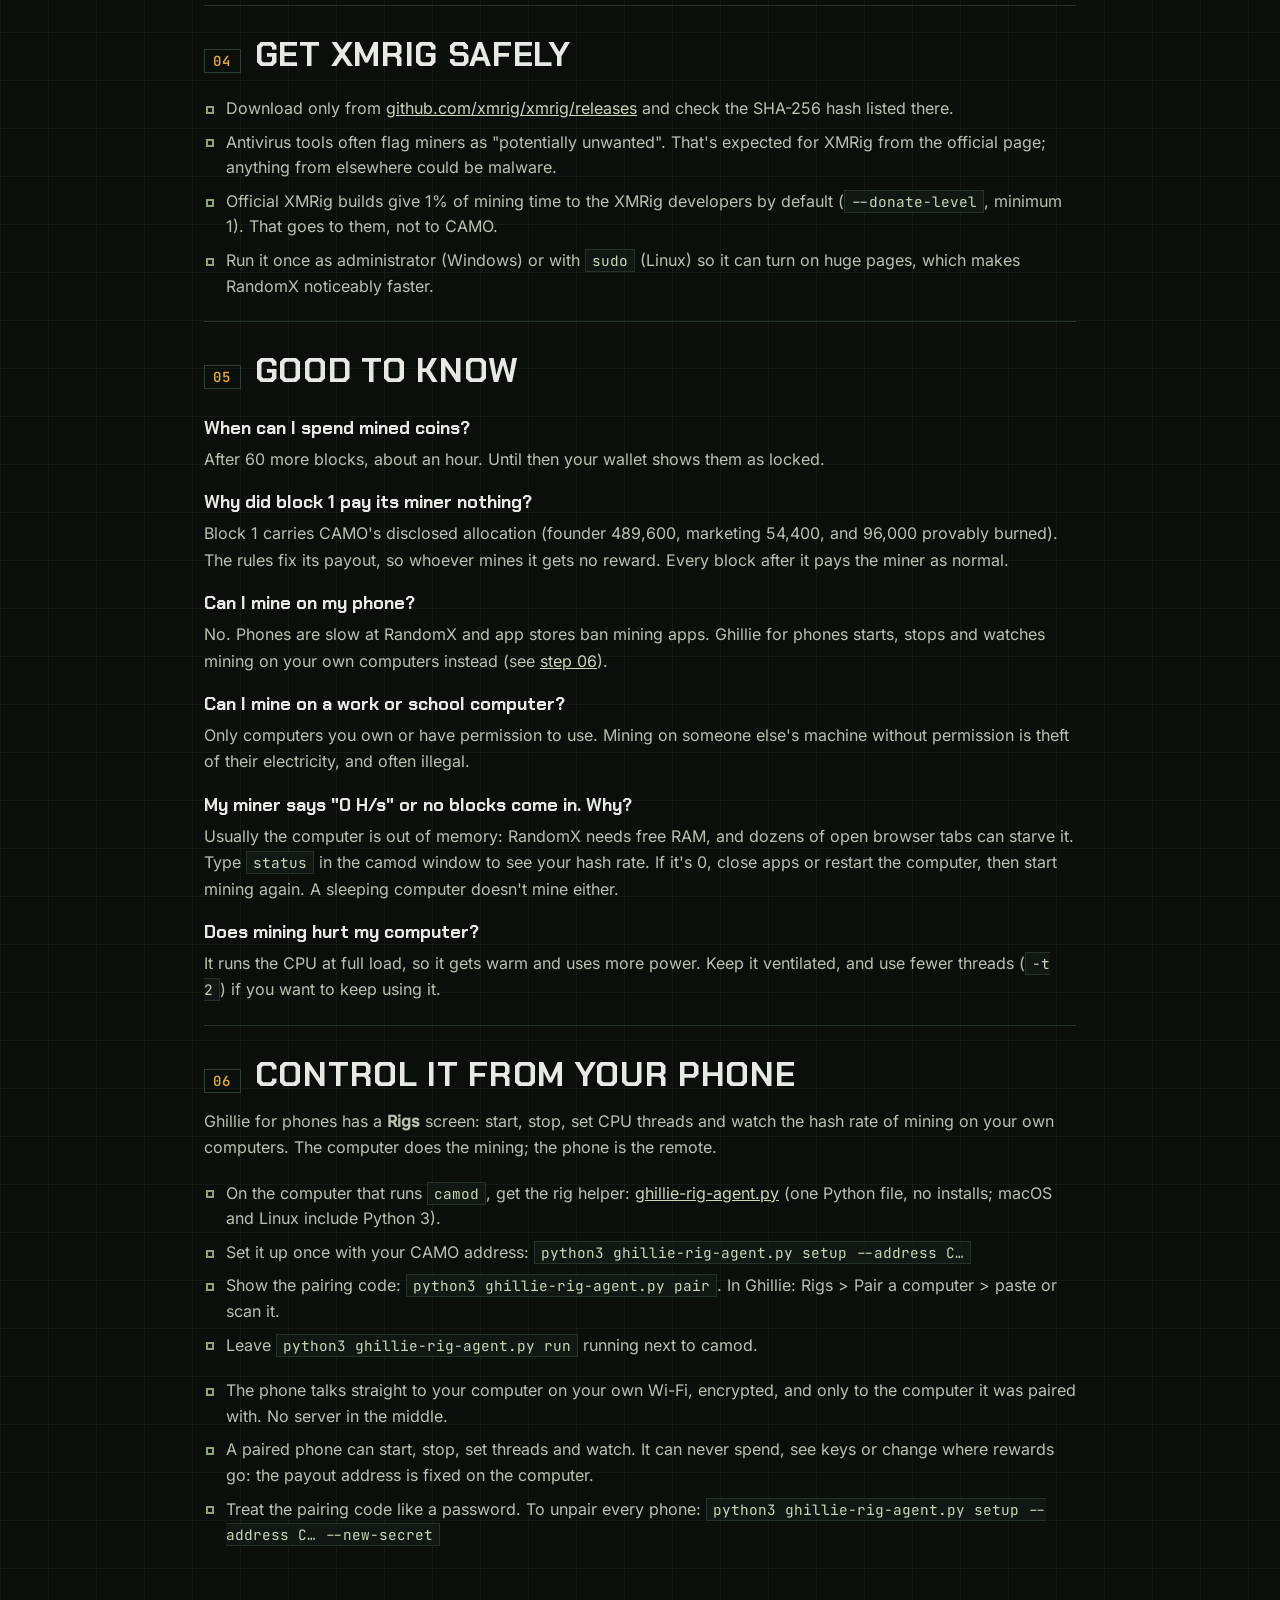
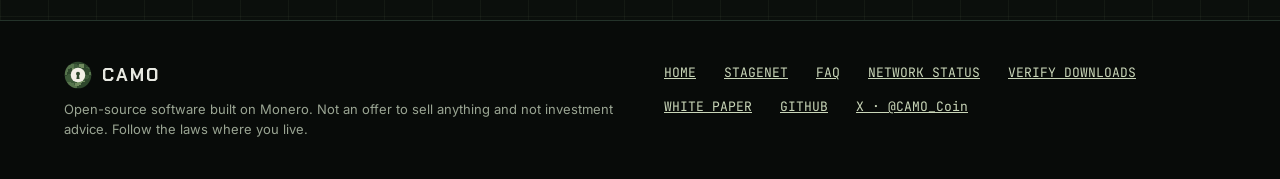
<file: website/mine.html>
<!doctype html>
<html lang="en">
<head>
<meta charset="utf-8">
<meta name="viewport" content="width=device-width, initial-scale=1">
<title>CAMO mining guide</title>
<meta name="description" content="How to mine CAMO with an ordinary computer: solo with your own node, solo with XMRig, or with the official pool. Mining opens Dec 15, 2026, 18:00 UTC.">
<meta http-equiv="Content-Security-Policy" content="default-src 'self'; img-src 'self'; font-src 'self'; style-src 'self'; script-src 'self'; object-src 'none'; base-uri 'none'; form-action 'none'">
<meta name="referrer" content="no-referrer">
<meta name="theme-color" content="#0B0F0C">
<link rel="icon" href="assets/favicon.ico" sizes="any">
<link rel="icon" href="assets/camo-logo.svg" type="image/svg+xml">
<link rel="stylesheet" href="styles.css">
</head>
<body>
<a class="skip" href="#start">Skip to content</a>
<div class="grid-bg">

<header class="topbar">
  <nav class="wrap nav" aria-label="Main">
    <a class="brand" href="home.html">
      <img src="assets/camo-logo.svg" alt="" width="36" height="36">
      <span>CAMO</span>
    </a>
    <div class="nav-links">
      <a href="home.html">HOME</a>
      <a href="stagenet.html">STAGENET</a>
      <a href="mine.html" aria-current="page">MINING GUIDE</a>
      <a href="faq.html">FAQ</a>
    </div>
    <a class="btn btn-solid btn-sm" href="stagenet.html">JOIN STAGENET</a>
  </nav>
</header>

<main class="wrap doc" id="start">
  <p class="kicker">// OPERATION: MINE · OPENS DEC 15, 2026 · 18:00 UTC</p>
  <h1>Mining guide</h1>
  <p class="note"><strong>When to start:</strong> every mainnet block must be dated Dec 15, 2026 18:00 UTC or later. Nodes accept blocks dated up to 2 hours in the future, so blocks dated 18:00 are accepted from about <strong>16:00 UTC</strong>. Anyone can start then; we say it openly so nobody has an insider head start.</p>
  <p class="lede">CAMO is mined with RandomX, which runs best on ordinary CPUs. No special hardware, no pre-mine for sale. Practice on the <a href="stagenet.html">stagenet</a> first: it uses the same steps.</p>

  <dl class="stats stats-wide doc-stats">
    <div><dt>ALGORITHM</dt><dd>RandomX</dd><p>XMRig: <code>-a rx/0</code></p></div>
    <div><dt>BLOCK TIME</dt><dd>60 s</dd><p>one block a minute</p></div>
    <div><dt>REWARD AT LAUNCH</dt><dd>~17 CAMO</dd><p>per block, falling slowly</p></div>
    <div><dt>TAIL REWARD</dt><dd>0.3 CAMO</dd><p>per block, forever</p></div>
  </dl>

  <section class="doc-sec">
    <h2><span class="step">01</span> Get a wallet address</h2>
    <p>Mined coins go to your address, so make a wallet first. With the CAMO software (signed downloads from Dec 7):</p>
<pre><code>./camo-wallet-cli --generate-new-wallet my-wallet</code></pre>
    <p>Write the 25 words on paper and keep them offline. Mainnet addresses start with <strong>C</strong>. The Ghillie desktop wallet, coming with the launch downloads, does the same in a few clicks.</p>
  </section>

  <section class="doc-sec">
    <h2><span class="step">02</span> Choose how to mine</h2>
    <div class="cards">
      <article class="card">
        <p class="tag">OPTION A · SIMPLEST</p>
        <h3>Solo, with your node</h3>
        <p>Your own node mines for you. You keep the whole block reward when you find one, but blocks come rarely unless you have a lot of CPU.</p>
<pre><code>./camod --start-mining <span class="ph">C…your address…</span> \
  --mining-threads 4</code></pre>
      </article>
      <article class="card">
        <p class="tag">OPTION B · FASTER</p>
        <h3>Solo, with XMRig</h3>
        <p>XMRig is the standard open-source RandomX miner and is faster than the built-in one. It talks to your own synced node:</p>
<pre><code>xmrig -a rx/0 --daemon \
  -o 127.0.0.1:19741 \
  -u <span class="ph">C…your address…</span></code></pre>
      </article>
      <article class="card">
        <p class="tag">OPTION C · STEADY PAY</p>
        <h3>The official pool</h3>
        <p>Miners share work and split each block, so small miners get paid regularly. No node needed.</p>
<pre><code>xmrig -a rx/0 \
  -o <span class="ph">[POOL ADDRESS]</span>:4242 \
  -u <span class="ph">C…your address…</span> -p my-rig</code></pre>
      </article>
    </div>
  </section>

  <section class="doc-sec">
    <h2><span class="step">03</span> About the official pool</h2>
    <ul class="ticks">
      <li><strong>1% fee</strong>, paid to CAMO's public marketing wallet. That's the only fee: nothing is hidden in the software.</li>
      <li><strong>PPLNS payouts</strong>: each block is shared by the work in recent shares, which rewards miners who stay connected.</li>
      <li>Payouts start once a block is <strong>60 blocks deep</strong> (about an hour) and your balance passes the minimum: 0.25 CAMO.</li>
      <li>Check your stats on the pool's page: <span class="ph">[POOL STATS LINK]</span>.</li>
      <li>Prefer to stay independent? Options A and B never touch the pool.</li>
    </ul>
  </section>

  <section class="doc-sec">
    <h2><span class="step">04</span> Get XMRig safely</h2>
    <ul class="ticks">
      <li>Download only from <a href="https://github.com/xmrig/xmrig/releases" rel="noopener">github.com/xmrig/xmrig/releases</a> and check the SHA-256 hash listed there.</li>
      <li>Antivirus tools often flag miners as "potentially unwanted". That's expected for XMRig from the official page; anything from elsewhere could be malware.</li>
      <li>Official XMRig builds give 1% of mining time to the XMRig developers by default (<code>--donate-level</code>, minimum 1). That goes to them, not to CAMO.</li>
      <li>Run it once as administrator (Windows) or with <code>sudo</code> (Linux) so it can turn on huge pages, which makes RandomX noticeably faster.</li>
    </ul>
  </section>

  <section class="doc-sec">
    <h2><span class="step">05</span> Good to know</h2>
    <dl class="faq">
      <dt>When can I spend mined coins?</dt>
      <dd>After 60 more blocks, about an hour. Until then your wallet shows them as locked.</dd>
      <dt>Why did block 1 pay its miner nothing?</dt>
      <dd>Block 1 carries CAMO's disclosed allocation (founder 489,600, marketing 54,400, and 96,000 provably burned). The rules fix its payout, so whoever mines it gets no reward. Every block after it pays the miner as normal.</dd>
      <dt>Can I mine on my phone?</dt>
      <dd>No. Phones are slow at RandomX and app stores ban mining apps. Ghillie for phones starts, stops and watches mining on your own computers instead (see <a href="#rigs">step 06</a>).</dd>
      <dt>Can I mine on a work or school computer?</dt>
      <dd>Only computers you own or have permission to use. Mining on someone else's machine without permission is theft of their electricity, and often illegal.</dd>
      <dt>My miner says "0 H/s" or no blocks come in. Why?</dt>
      <dd>Usually the computer is out of memory: RandomX needs free RAM, and dozens of open browser tabs can starve it. Type <code>status</code> in the camod window to see your hash rate. If it's 0, close apps or restart the computer, then start mining again. A sleeping computer doesn't mine either.</dd>
      <dt>Does mining hurt my computer?</dt>
      <dd>It runs the CPU at full load, so it gets warm and uses more power. Keep it ventilated, and use fewer threads (<code>-t 2</code>) if you want to keep using it.</dd>
    </dl>
  </section>
  <section class="doc-sec" id="rigs">
    <h2><span class="step">06</span> Control it from your phone</h2>
    <p>Ghillie for phones has a <b>Rigs</b> screen: start, stop, set CPU threads and watch the hash rate of mining on your own computers. The computer does the mining; the phone is the remote.</p>
    <ol class="ticks">
      <li>On the computer that runs <code>camod</code>, get the rig helper: <a href="https://github.com/thedifference7717-sys/camo/blob/main/contrib/camo/tools/ghillie-rig-agent.py" rel="noopener">ghillie-rig-agent.py</a> (one Python file, no installs; macOS and Linux include Python 3).</li>
      <li>Set it up once with your CAMO address: <code>python3 ghillie-rig-agent.py setup --address C…</code></li>
      <li>Show the pairing code: <code>python3 ghillie-rig-agent.py pair</code>. In Ghillie: Rigs &gt; Pair a computer &gt; paste or scan it.</li>
      <li>Leave <code>python3 ghillie-rig-agent.py run</code> running next to camod.</li>
    </ol>
    <ul class="ticks">
      <li>The phone talks straight to your computer on your own Wi-Fi, encrypted, and only to the computer it was paired with. No server in the middle.</li>
      <li>A paired phone can start, stop, set threads and watch. It can never spend, see keys or change where rewards go: the payout address is fixed on the computer.</li>
      <li>Treat the pairing code like a password. To unpair every phone: <code>python3 ghillie-rig-agent.py setup --address C… --new-secret</code></li>
    </ul>
  </section>
</main>

<footer class="footer">
  <div class="wrap footer-in">
    <div class="stack-xs">
      <div class="brand brand-sm"><img src="assets/camo-logo.svg" alt="" width="28" height="28"><span>CAMO</span></div>
      <p class="fine">Open-source software built on Monero. Not an offer to sell anything and not investment advice. Follow the laws where you live.</p>
    </div>
    <nav class="footer-links" aria-label="Footer">
      <a href="home.html">HOME</a>
      <a href="stagenet.html">STAGENET</a>
      <a href="faq.html">FAQ</a>
      <a href="status.html">NETWORK STATUS</a>
      <a href="verify.html">VERIFY DOWNLOADS</a>
      <a href="assets/CAMO-White-Paper.pdf">WHITE PAPER</a>
      <a href="https://github.com/thedifference7717-sys/camo" rel="noopener">GITHUB</a>
      <a href="https://x.com/CAMO_Coin" rel="noopener">X · @CAMO_Coin</a>
    </nav>
  </div>
</footer>

</div>
</body>
</html>
</file>
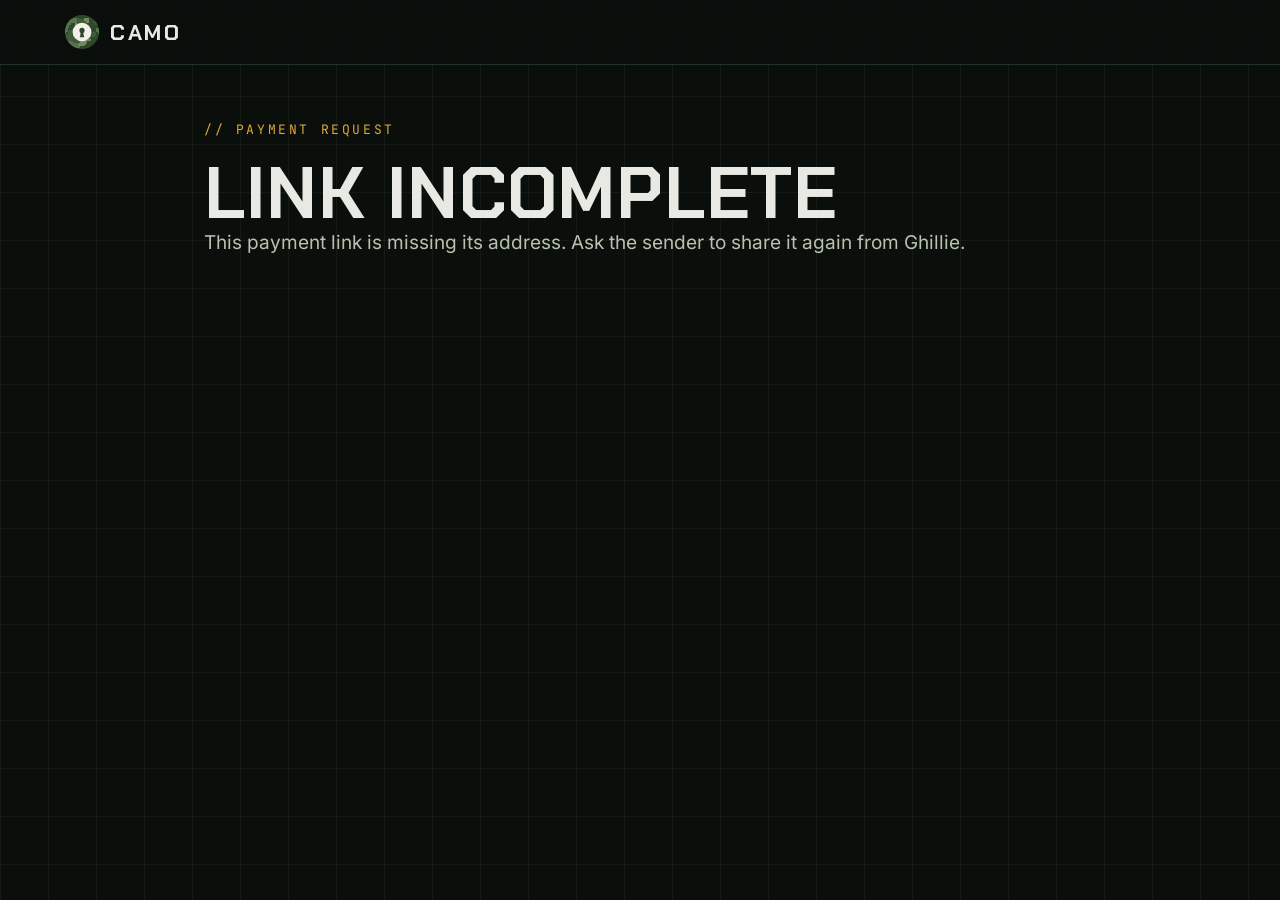
<file: website/pay.html>
<!doctype html>
<html lang="en">
<head>
<meta charset="utf-8">
<meta name="viewport" content="width=device-width, initial-scale=1">
<title>CAMO payment request</title>
<meta name="description" content="Someone sent you a CAMO payment request. Open it in the Ghillie wallet to review and pay.">
<meta property="og:title" content="CAMO payment request">
<meta property="og:description" content="Tap to see the amount and pay with Ghillie. Private by default.">
<meta property="og:image" content="https://camocoin.org/assets/ghillie-icon-512.png">
<meta property="og:type" content="website">
<meta http-equiv="Content-Security-Policy" content="default-src 'self'; img-src 'self'; font-src 'self'; style-src 'self'; script-src 'self'; object-src 'none'; base-uri 'none'; form-action 'none'">
<meta name="referrer" content="no-referrer">
<meta name="robots" content="noindex">
<meta name="theme-color" content="#0B0F0C">
<link rel="icon" href="assets/favicon.ico" sizes="any">
<link rel="icon" href="assets/camo-logo.svg" type="image/svg+xml">
<link rel="stylesheet" href="styles.css">
<script src="pay.js" defer></script>
</head>
<body>
<div class="grid-bg">
<header class="topbar">
  <nav class="wrap nav" aria-label="Main">
    <a class="brand" href="home.html">
      <img src="assets/camo-logo.svg" alt="" width="36" height="36">
      <span>CAMO</span>
    </a>
  </nav>
</header>

<main class="wrap doc pay" id="start">
  <p class="kicker">// PAYMENT REQUEST</p>
  <div id="req" hidden>
    <p class="pay-amount"><span id="amt"></span> <span class="pay-unit">CAMO</span></p>
    <p class="pay-note" id="note" hidden></p>
    <p><a class="btn btn-solid" id="open" href="#">OPEN IN GHILLIE</a></p>
    <p class="label">TO ADDRESS</p>
    <p class="addr" id="addr"></p>
    <p><button class="btn btn-sm" id="copy" type="button">COPY ADDRESS</button> <span id="copied" class="fine" hidden>Copied</span></p>
    <p class="note">Check the address with the person who asked before you pay. Payments can't be reversed. This page never sends the address or amount anywhere: they stay in the part of the link after <code>#</code>, which browsers keep to themselves.</p>
    <p class="fine">No Ghillie yet? It's the CAMO wallet. <a href="home.html">camocoin.org</a></p>
  </div>
  <div id="bad" hidden>
    <h1>Link incomplete</h1>
    <p class="lede">This payment link is missing its address. Ask the sender to share it again from Ghillie.</p>
  </div>
</main>
</div>
</body>
</html>
</file>
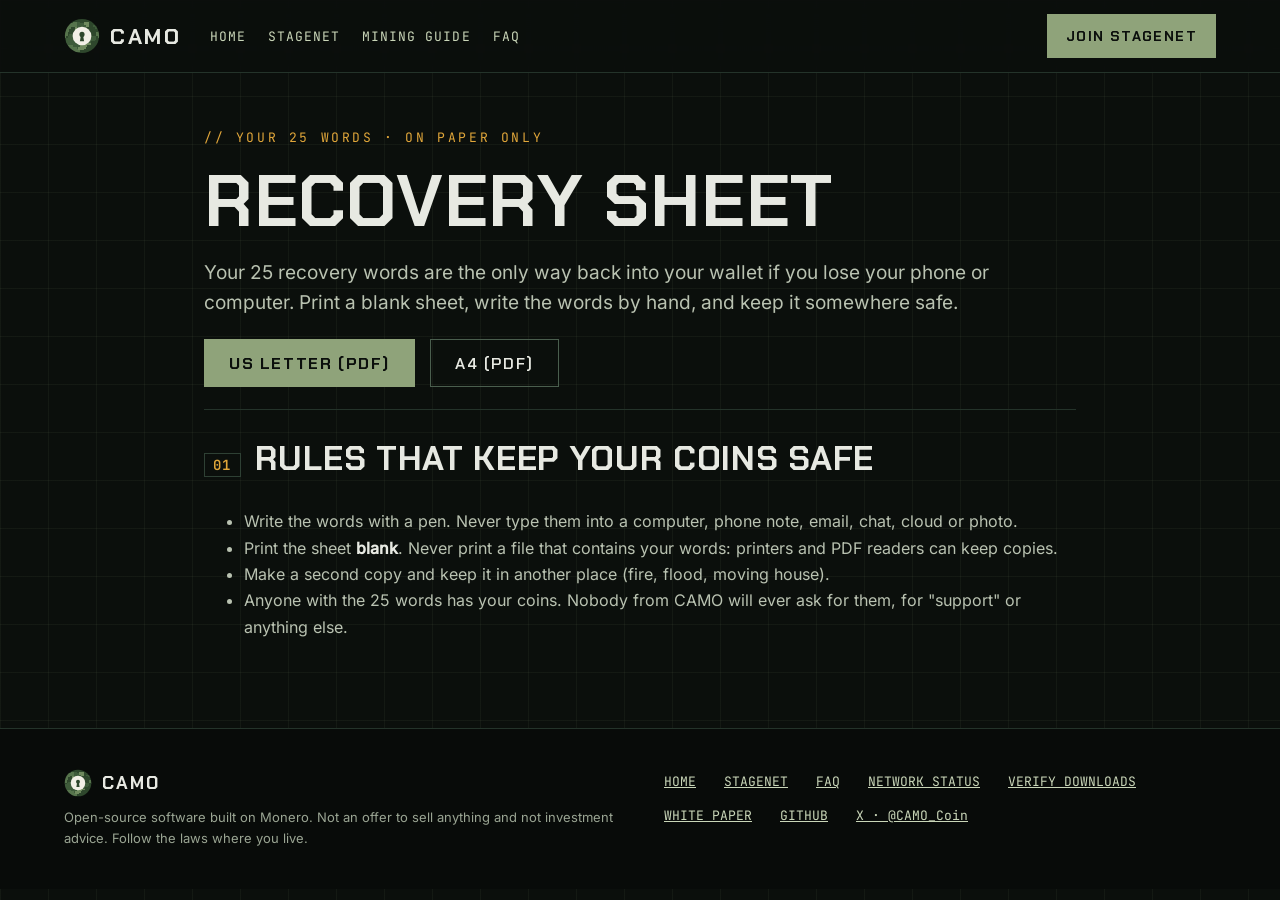
<file: website/recovery.html>
<!doctype html>
<html lang="en">
<head>
<meta charset="utf-8">
<meta name="viewport" content="width=device-width, initial-scale=1">
<title>CAMO recovery sheet</title>
<meta name="description" content="Printable blank recovery sheet for your Ghillie wallet's 25 words. Fill it in by hand.">
<meta http-equiv="Content-Security-Policy" content="default-src 'self'; img-src 'self'; font-src 'self'; style-src 'self'; script-src 'self'; object-src 'none'; base-uri 'none'; form-action 'none'">
<meta name="referrer" content="no-referrer">
<meta name="theme-color" content="#0B0F0C">
<link rel="icon" href="assets/favicon.ico" sizes="any">
<link rel="icon" href="assets/camo-logo.svg" type="image/svg+xml">
<link rel="stylesheet" href="styles.css">
</head>
<body>
<a class="skip" href="#start">Skip to content</a>
<div class="grid-bg">

<header class="topbar">
  <nav class="wrap nav" aria-label="Main">
    <a class="brand" href="home.html">
      <img src="assets/camo-logo.svg" alt="" width="36" height="36">
      <span>CAMO</span>
    </a>
    <div class="nav-links">
      <a href="home.html">HOME</a>
      <a href="stagenet.html">STAGENET</a>
      <a href="mine.html">MINING GUIDE</a>
      <a href="faq.html">FAQ</a>
    </div>
    <a class="btn btn-solid btn-sm" href="stagenet.html">JOIN STAGENET</a>
  </nav>
</header>

<main class="wrap doc" id="start">
  <p class="kicker">// YOUR 25 WORDS · ON PAPER ONLY</p>
  <h1>Recovery sheet</h1>
  <p class="lede">Your 25 recovery words are the only way back into your wallet if you lose your phone or computer. Print a blank sheet, write the words by hand, and keep it somewhere safe.</p>
  <p><a class="btn btn-solid" href="assets/ghillie-recovery-sheet-letter.pdf">US LETTER (PDF)</a> &nbsp; <a class="btn btn-ghost" href="assets/ghillie-recovery-sheet-a4.pdf">A4 (PDF)</a></p>
  <section class="doc-sec">
    <h2><span class="step">01</span> Rules that keep your coins safe</h2>
    <ul>
      <li>Write the words with a pen. Never type them into a computer, phone note, email, chat, cloud or photo.</li>
      <li>Print the sheet <strong>blank</strong>. Never print a file that contains your words: printers and PDF readers can keep copies.</li>
      <li>Make a second copy and keep it in another place (fire, flood, moving house).</li>
      <li>Anyone with the 25 words has your coins. Nobody from CAMO will ever ask for them, for "support" or anything else.</li>
    </ul>
  </section>
</main>

<footer class="footer">
  <div class="wrap footer-in">
    <div class="stack-xs">
      <div class="brand brand-sm"><img src="assets/camo-logo.svg" alt="" width="28" height="28"><span>CAMO</span></div>
      <p class="fine">Open-source software built on Monero. Not an offer to sell anything and not investment advice. Follow the laws where you live.</p>
    </div>
    <nav class="footer-links" aria-label="Footer">
      <a href="home.html">HOME</a>
      <a href="stagenet.html">STAGENET</a>
      <a href="faq.html">FAQ</a>
      <a href="status.html">NETWORK STATUS</a>
      <a href="verify.html">VERIFY DOWNLOADS</a>
      <a href="assets/CAMO-White-Paper.pdf">WHITE PAPER</a>
      <a href="https://github.com/thedifference7717-sys/camo" rel="noopener">GITHUB</a>
      <a href="https://x.com/CAMO_Coin" rel="noopener">X · @CAMO_Coin</a>
    </nav>
  </div>
</footer>

</div>
</body>
</html>
</file>
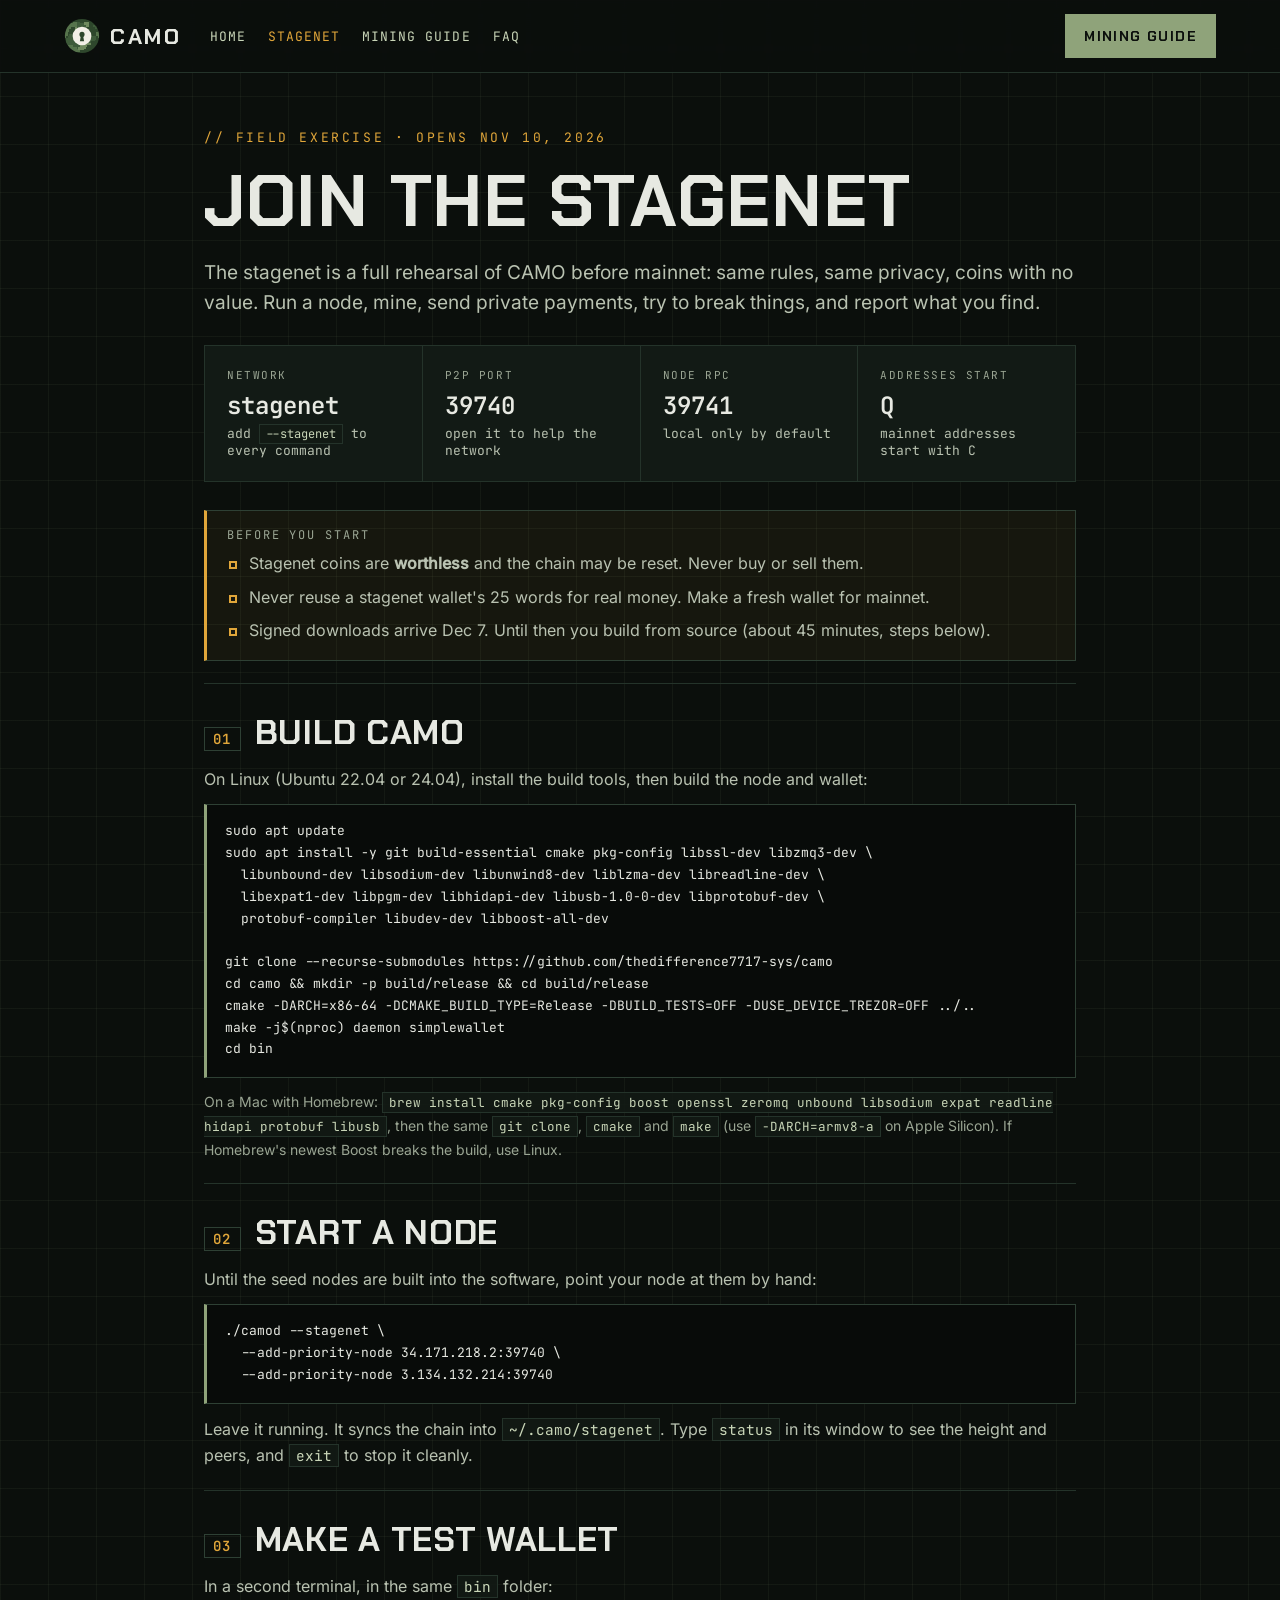
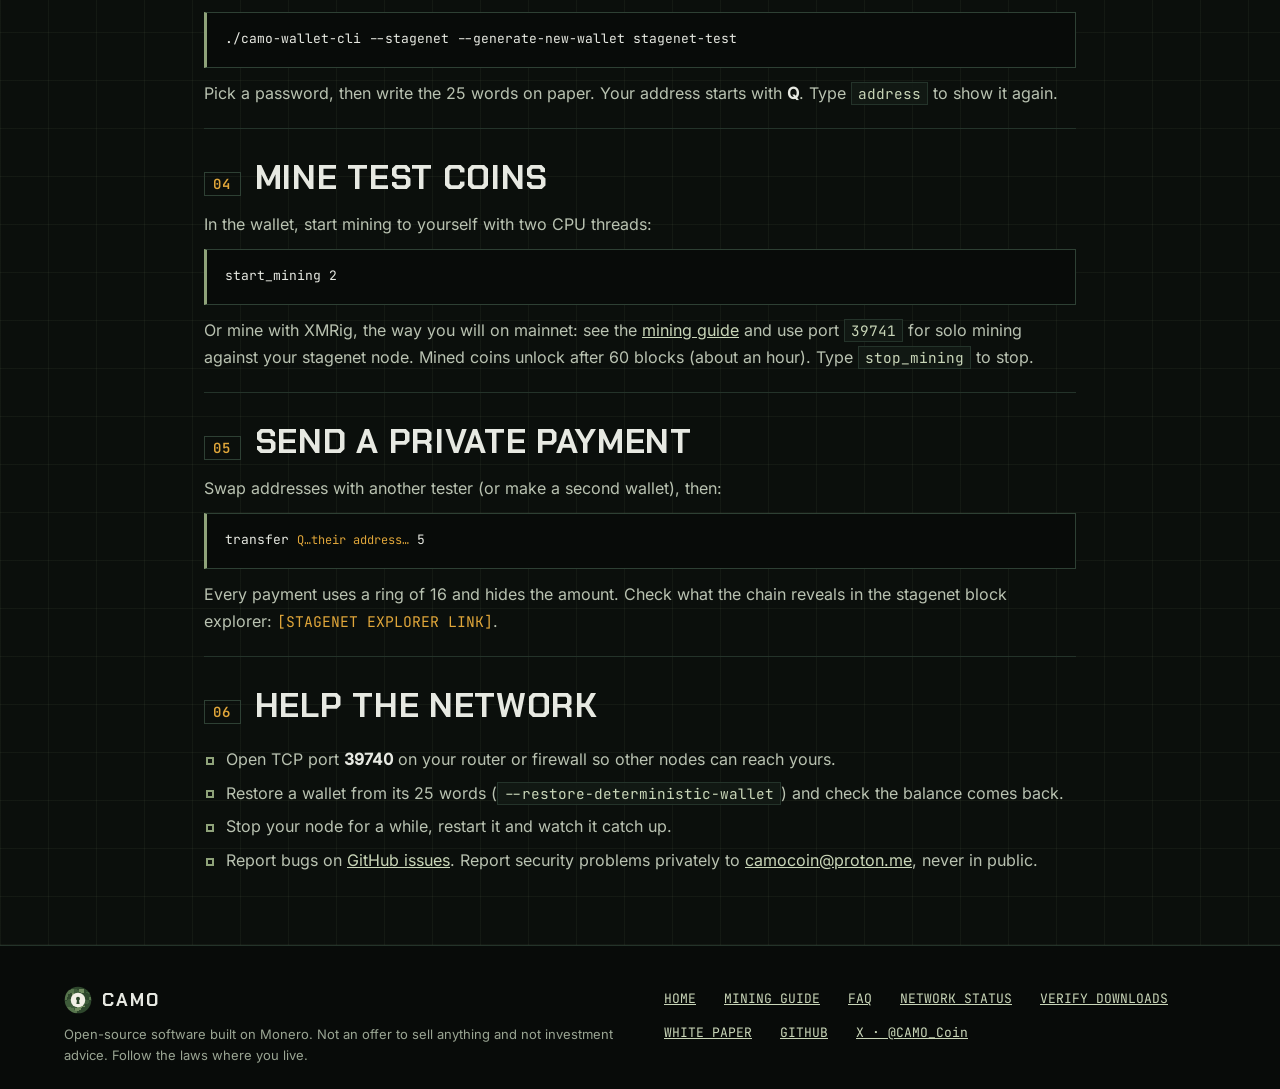
<file: website/stagenet.html>
<!doctype html>
<html lang="en">
<head>
<meta charset="utf-8">
<meta name="viewport" content="width=device-width, initial-scale=1">
<title>Join the CAMO stagenet</title>
<meta name="description" content="Run a CAMO stagenet node, make a test wallet, mine test coins and send private transactions before mainnet launches on Dec 15, 2026.">
<meta http-equiv="Content-Security-Policy" content="default-src 'self'; img-src 'self'; font-src 'self'; style-src 'self'; script-src 'self'; object-src 'none'; base-uri 'none'; form-action 'none'">
<meta name="referrer" content="no-referrer">
<meta name="theme-color" content="#0B0F0C">
<link rel="icon" href="assets/favicon.ico" sizes="any">
<link rel="icon" href="assets/camo-logo.svg" type="image/svg+xml">
<link rel="stylesheet" href="styles.css">
</head>
<body>
<a class="skip" href="#start">Skip to content</a>
<div class="grid-bg">

<header class="topbar">
  <nav class="wrap nav" aria-label="Main">
    <a class="brand" href="home.html">
      <img src="assets/camo-logo.svg" alt="" width="36" height="36">
      <span>CAMO</span>
    </a>
    <div class="nav-links">
      <a href="home.html">HOME</a>
      <a href="stagenet.html" aria-current="page">STAGENET</a>
      <a href="mine.html">MINING GUIDE</a>
      <a href="faq.html">FAQ</a>
    </div>
    <a class="btn btn-solid btn-sm" href="mine.html">MINING GUIDE</a>
  </nav>
</header>

<main class="wrap doc" id="start">
  <p class="kicker">// FIELD EXERCISE · OPENS NOV 10, 2026</p>
  <h1>Join the stagenet</h1>
  <p class="lede">The stagenet is a full rehearsal of CAMO before mainnet: same rules, same privacy, coins with no value. Run a node, mine, send private payments, try to break things, and report what you find.</p>

  <dl class="stats stats-wide doc-stats">
    <div><dt>NETWORK</dt><dd>stagenet</dd><p>add <code>--stagenet</code> to every command</p></div>
    <div><dt>P2P PORT</dt><dd>39740</dd><p>open it to help the network</p></div>
    <div><dt>NODE RPC</dt><dd>39741</dd><p>local only by default</p></div>
    <div><dt>ADDRESSES START</dt><dd>Q</dd><p>mainnet addresses start with C</p></div>
  </dl>

  <aside class="callout">
    <p class="label">BEFORE YOU START</p>
    <ul>
      <li>Stagenet coins are <strong>worthless</strong> and the chain may be reset. Never buy or sell them.</li>
      <li>Never reuse a stagenet wallet's 25 words for real money. Make a fresh wallet for mainnet.</li>
      <li>Signed downloads arrive Dec 7. Until then you build from source (about 45 minutes, steps below).</li>
    </ul>
  </aside>

  <section class="doc-sec">
    <h2><span class="step">01</span> Build CAMO</h2>
    <p>On Linux (Ubuntu 22.04 or 24.04), install the build tools, then build the node and wallet:</p>
<pre><code>sudo apt update
sudo apt install -y git build-essential cmake pkg-config libssl-dev libzmq3-dev \
  libunbound-dev libsodium-dev libunwind8-dev liblzma-dev libreadline-dev \
  libexpat1-dev libpgm-dev libhidapi-dev libusb-1.0-0-dev libprotobuf-dev \
  protobuf-compiler libudev-dev libboost-all-dev

git clone --recurse-submodules https://github.com/thedifference7717-sys/camo
cd camo &amp;&amp; mkdir -p build/release &amp;&amp; cd build/release
cmake -DARCH=x86-64 -DCMAKE_BUILD_TYPE=Release -DBUILD_TESTS=OFF -DUSE_DEVICE_TREZOR=OFF ../..
make -j$(nproc) daemon simplewallet
cd bin</code></pre>
    <p class="note">On a Mac with Homebrew: <code>brew install cmake pkg-config boost openssl zeromq unbound libsodium expat readline hidapi protobuf libusb</code>, then the same <code>git clone</code>, <code>cmake</code> and <code>make</code> (use <code>-DARCH=armv8-a</code> on Apple Silicon). If Homebrew's newest Boost breaks the build, use Linux.</p>
  </section>

  <section class="doc-sec">
    <h2><span class="step">02</span> Start a node</h2>
    <p>Until the seed nodes are built into the software, point your node at them by hand:</p>
<pre><code>./camod --stagenet \
  --add-priority-node 34.171.218.2:39740 \
  --add-priority-node 3.134.132.214:39740</code></pre>
    <p>Leave it running. It syncs the chain into <code>~/.camo/stagenet</code>. Type <code>status</code> in its window to see the height and peers, and <code>exit</code> to stop it cleanly.</p>
  </section>

  <section class="doc-sec">
    <h2><span class="step">03</span> Make a test wallet</h2>
    <p>In a second terminal, in the same <code>bin</code> folder:</p>
<pre><code>./camo-wallet-cli --stagenet --generate-new-wallet stagenet-test</code></pre>
    <p>Pick a password, then write the 25 words on paper. Your address starts with <strong>Q</strong>. Type <code>address</code> to show it again.</p>
  </section>

  <section class="doc-sec">
    <h2><span class="step">04</span> Mine test coins</h2>
    <p>In the wallet, start mining to yourself with two CPU threads:</p>
<pre><code>start_mining 2</code></pre>
    <p>Or mine with XMRig, the way you will on mainnet: see the <a href="mine.html">mining guide</a> and use port <code>39741</code> for solo mining against your stagenet node. Mined coins unlock after 60 blocks (about an hour). Type <code>stop_mining</code> to stop.</p>
  </section>

  <section class="doc-sec">
    <h2><span class="step">05</span> Send a private payment</h2>
    <p>Swap addresses with another tester (or make a second wallet), then:</p>
<pre><code>transfer <span class="ph">Q…their address…</span> 5</code></pre>
    <p>Every payment uses a ring of 16 and hides the amount. Check what the chain reveals in the stagenet block explorer: <span class="ph">[STAGENET EXPLORER LINK]</span>.</p>
  </section>

  <section class="doc-sec">
    <h2><span class="step">06</span> Help the network</h2>
    <ul class="ticks">
      <li>Open TCP port <strong>39740</strong> on your router or firewall so other nodes can reach yours.</li>
      <li>Restore a wallet from its 25 words (<code>--restore-deterministic-wallet</code>) and check the balance comes back.</li>
      <li>Stop your node for a while, restart it and watch it catch up.</li>
      <li>Report bugs on <a href="https://github.com/thedifference7717-sys/camo/issues" rel="noopener">GitHub issues</a>. Report security problems privately to <a href="mailto:camocoin@proton.me">camocoin@proton.me</a>, never in public.</li>
    </ul>
  </section>
</main>

<footer class="footer">
  <div class="wrap footer-in">
    <div class="stack-xs">
      <div class="brand brand-sm"><img src="assets/camo-logo.svg" alt="" width="28" height="28"><span>CAMO</span></div>
      <p class="fine">Open-source software built on Monero. Not an offer to sell anything and not investment advice. Follow the laws where you live.</p>
    </div>
    <nav class="footer-links" aria-label="Footer">
      <a href="home.html">HOME</a>
      <a href="mine.html">MINING GUIDE</a>
      <a href="faq.html">FAQ</a>
      <a href="status.html">NETWORK STATUS</a>
      <a href="verify.html">VERIFY DOWNLOADS</a>
      <a href="assets/CAMO-White-Paper.pdf">WHITE PAPER</a>
      <a href="https://github.com/thedifference7717-sys/camo" rel="noopener">GITHUB</a>
      <a href="https://x.com/CAMO_Coin" rel="noopener">X · @CAMO_Coin</a>
    </nav>
  </div>
</footer>

</div>
</body>
</html>
</file>
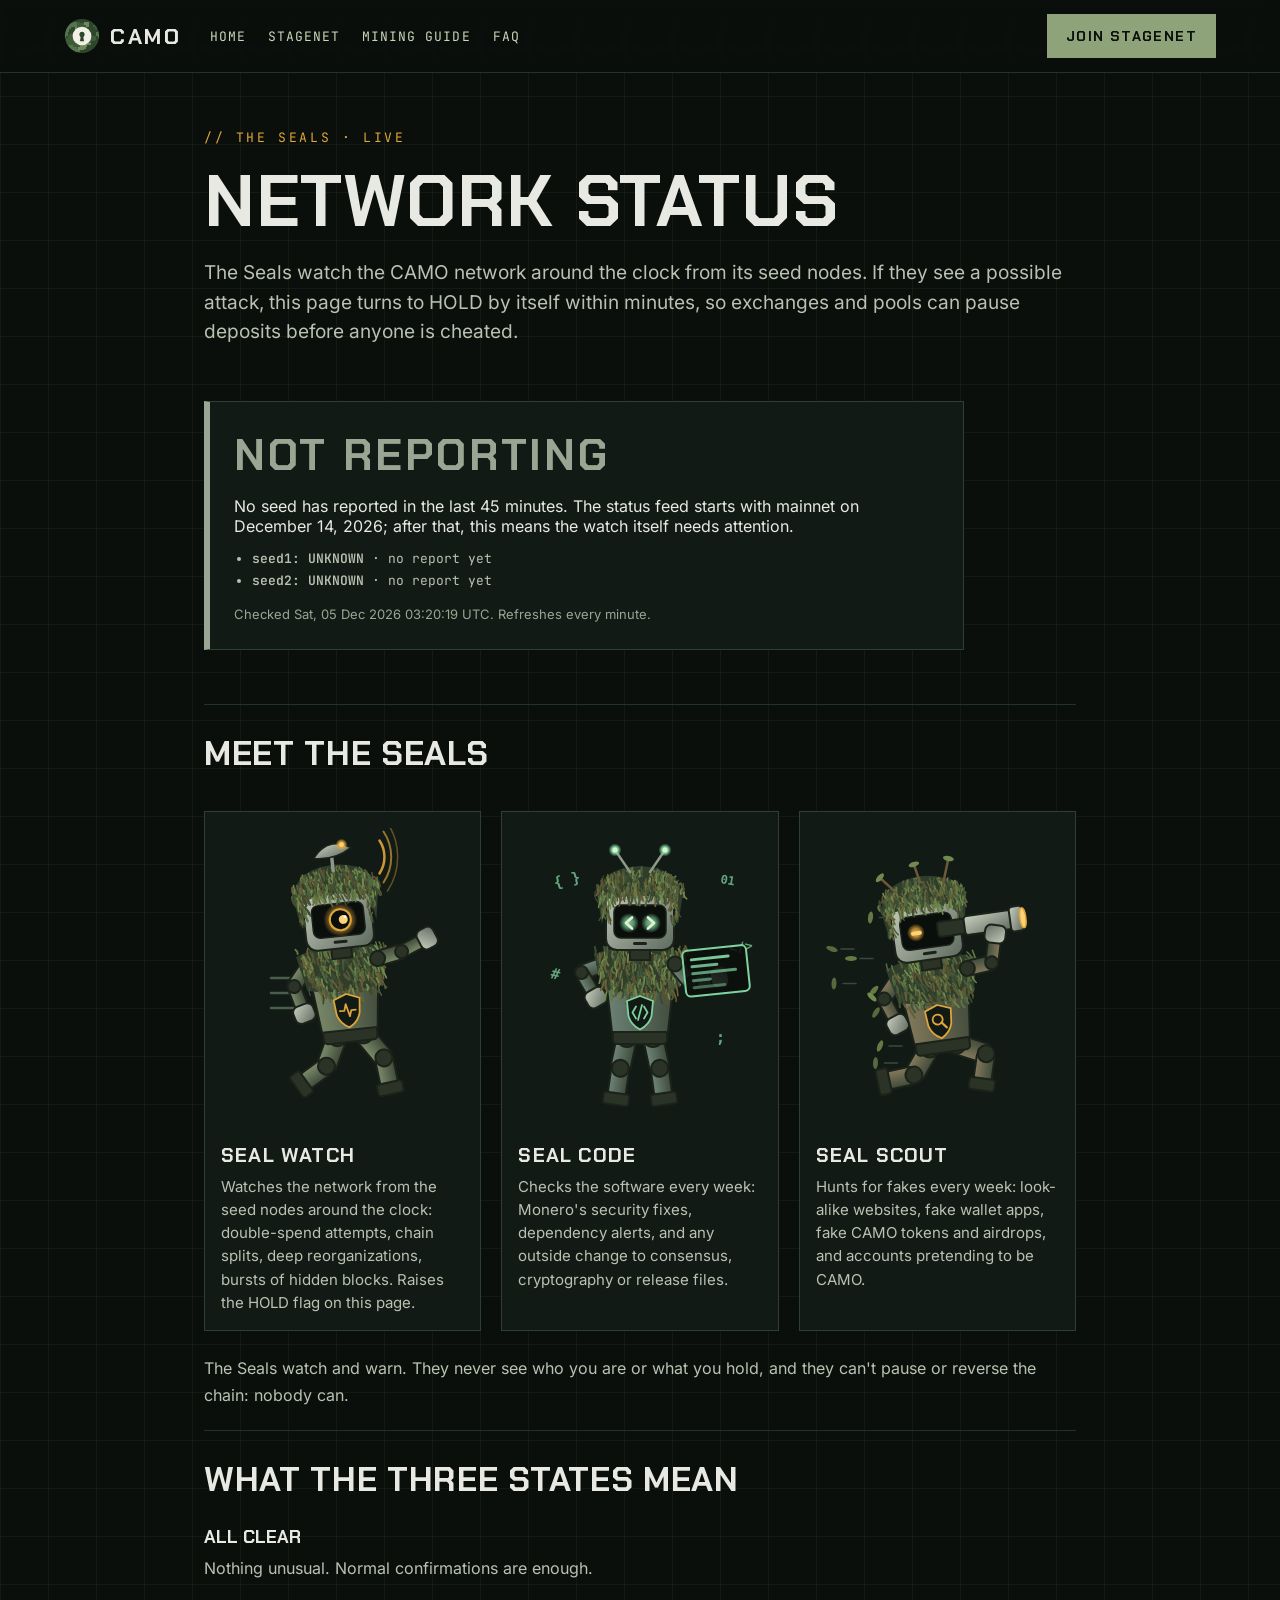
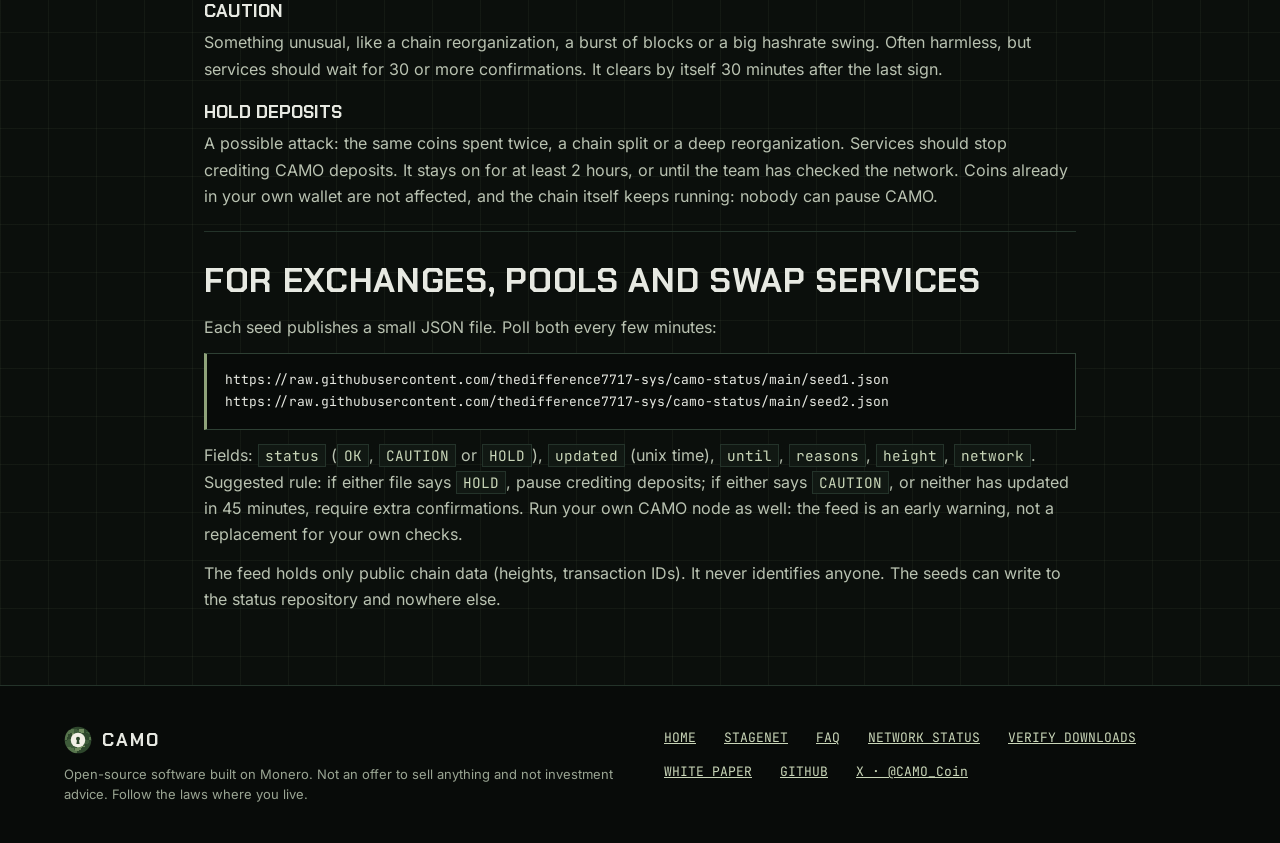
<file: website/status.html>
<!doctype html>
<html lang="en">
<head>
<meta charset="utf-8">
<meta name="viewport" content="width=device-width, initial-scale=1">
<title>CAMO network status</title>
<meta name="description" content="Live CAMO network status from the Seals watch team: all clear, caution or hold deposits, with a machine-readable feed for exchanges and pools.">
<meta http-equiv="Content-Security-Policy" content="default-src 'self'; img-src 'self'; font-src 'self'; style-src 'self'; script-src 'self'; connect-src https://raw.githubusercontent.com; object-src 'none'; base-uri 'none'; form-action 'none'">
<meta name="referrer" content="no-referrer">
<meta name="theme-color" content="#0B0F0C">
<link rel="icon" href="assets/favicon.ico" sizes="any">
<link rel="icon" href="assets/camo-logo.svg" type="image/svg+xml">
<link rel="stylesheet" href="styles.css">
<script src="status.js" defer></script>
</head>
<body>
<a class="skip" href="#start">Skip to content</a>
<div class="grid-bg">

<header class="topbar">
  <nav class="wrap nav" aria-label="Main">
    <a class="brand" href="home.html">
      <img src="assets/camo-logo.svg" alt="" width="36" height="36">
      <span>CAMO</span>
    </a>
    <div class="nav-links">
      <a href="home.html">HOME</a>
      <a href="stagenet.html">STAGENET</a>
      <a href="mine.html">MINING GUIDE</a>
      <a href="faq.html">FAQ</a>
    </div>
    <a class="btn btn-solid btn-sm" href="stagenet.html">JOIN STAGENET</a>
  </nav>
</header>

<main class="wrap doc" id="start">
  <p class="kicker">// THE SEALS · LIVE</p>
  <h1>Network status</h1>
  <p class="lede">The Seals watch the CAMO network around the clock from its seed nodes. If they see a possible attack, this page turns to HOLD by itself within minutes, so exchanges and pools can pause deposits before anyone is cheated.</p>

  <section class="status-box st-unknown" id="status" aria-live="polite">
    <p class="status-word" id="status-word">CHECKING…</p>
    <p id="status-text">Reading the Seal Watch feed.</p>
    <ul class="seed-list" id="seeds"></ul>
    <p class="fine" id="checked"><noscript>This page needs JavaScript to read the live feed. The raw feed is linked below.</noscript></p>
  </section>

  <section class="doc-sec">
    <h2>Meet the Seals</h2>
    <div class="seals">
      <figure class="seal">
        <img src="assets/seals/seal-watch.svg" alt="Seal Watch: a blocky robot in a ghillie suit running, radar dish sending signals" width="480" height="600" loading="lazy">
        <figcaption><strong>Seal Watch</strong>Watches the network from the seed nodes around the clock: double-spend attempts, chain splits, deep reorganizations, bursts of hidden blocks. Raises the HOLD flag on this page.</figcaption>
      </figure>
      <figure class="seal">
        <img src="assets/seals/seal-code.svg" alt="Seal Code: a blocky robot in a ghillie suit working a glowing code screen" width="480" height="600" loading="lazy">
        <figcaption><strong>Seal Code</strong>Checks the software every week: Monero's security fixes, dependency alerts, and any outside change to consensus, cryptography or release files.</figcaption>
      </figure>
      <figure class="seal">
        <img src="assets/seals/seal-scout.svg" alt="Seal Scout: a blocky robot in a ghillie suit crouching, looking through a spyglass" width="480" height="600" loading="lazy">
        <figcaption><strong>Seal Scout</strong>Hunts for fakes every week: look-alike websites, fake wallet apps, fake CAMO tokens and airdrops, and accounts pretending to be CAMO.</figcaption>
      </figure>
    </div>
    <p class="fine">The Seals watch and warn. They never see who you are or what you hold, and they can't pause or reverse the chain: nobody can.</p>
  </section>

  <section class="doc-sec">
    <h2>What the three states mean</h2>
    <dl class="faq">
      <dt>ALL CLEAR</dt>
      <dd>Nothing unusual. Normal confirmations are enough.</dd>
      <dt>CAUTION</dt>
      <dd>Something unusual, like a chain reorganization, a burst of blocks or a big hashrate swing. Often harmless, but services should wait for 30 or more confirmations. It clears by itself 30 minutes after the last sign.</dd>
      <dt>HOLD DEPOSITS</dt>
      <dd>A possible attack: the same coins spent twice, a chain split or a deep reorganization. Services should stop crediting CAMO deposits. It stays on for at least 2 hours, or until the team has checked the network. Coins already in your own wallet are not affected, and the chain itself keeps running: nobody can pause CAMO.</dd>
    </dl>
  </section>

  <section class="doc-sec">
    <h2>For exchanges, pools and swap services</h2>
    <p>Each seed publishes a small JSON file. Poll both every few minutes:</p>
<pre><code>https://raw.githubusercontent.com/thedifference7717-sys/camo-status/main/seed1.json
https://raw.githubusercontent.com/thedifference7717-sys/camo-status/main/seed2.json</code></pre>
    <p>Fields: <code>status</code> (<code>OK</code>, <code>CAUTION</code> or <code>HOLD</code>), <code>updated</code> (unix time), <code>until</code>, <code>reasons</code>, <code>height</code>, <code>network</code>. Suggested rule: if either file says <code>HOLD</code>, pause crediting deposits; if either says <code>CAUTION</code>, or neither has updated in 45 minutes, require extra confirmations. Run your own CAMO node as well: the feed is an early warning, not a replacement for your own checks.</p>
    <p>The feed holds only public chain data (heights, transaction IDs). It never identifies anyone. The seeds can write to the status repository and nowhere else.</p>
  </section>
</main>

<footer class="footer">
  <div class="wrap footer-in">
    <div class="stack-xs">
      <div class="brand brand-sm"><img src="assets/camo-logo.svg" alt="" width="28" height="28"><span>CAMO</span></div>
      <p class="fine">Open-source software built on Monero. Not an offer to sell anything and not investment advice. Follow the laws where you live.</p>
    </div>
    <nav class="footer-links" aria-label="Footer">
      <a href="home.html">HOME</a>
      <a href="stagenet.html">STAGENET</a>
      <a href="faq.html">FAQ</a>
      <a href="status.html">NETWORK STATUS</a>
      <a href="verify.html">VERIFY DOWNLOADS</a>
      <a href="assets/CAMO-White-Paper.pdf">WHITE PAPER</a>
      <a href="https://github.com/thedifference7717-sys/camo" rel="noopener">GITHUB</a>
      <a href="https://x.com/CAMO_Coin" rel="noopener">X · @CAMO_Coin</a>
    </nav>
  </div>
</footer>

</div>
</body>
</html>
</file>
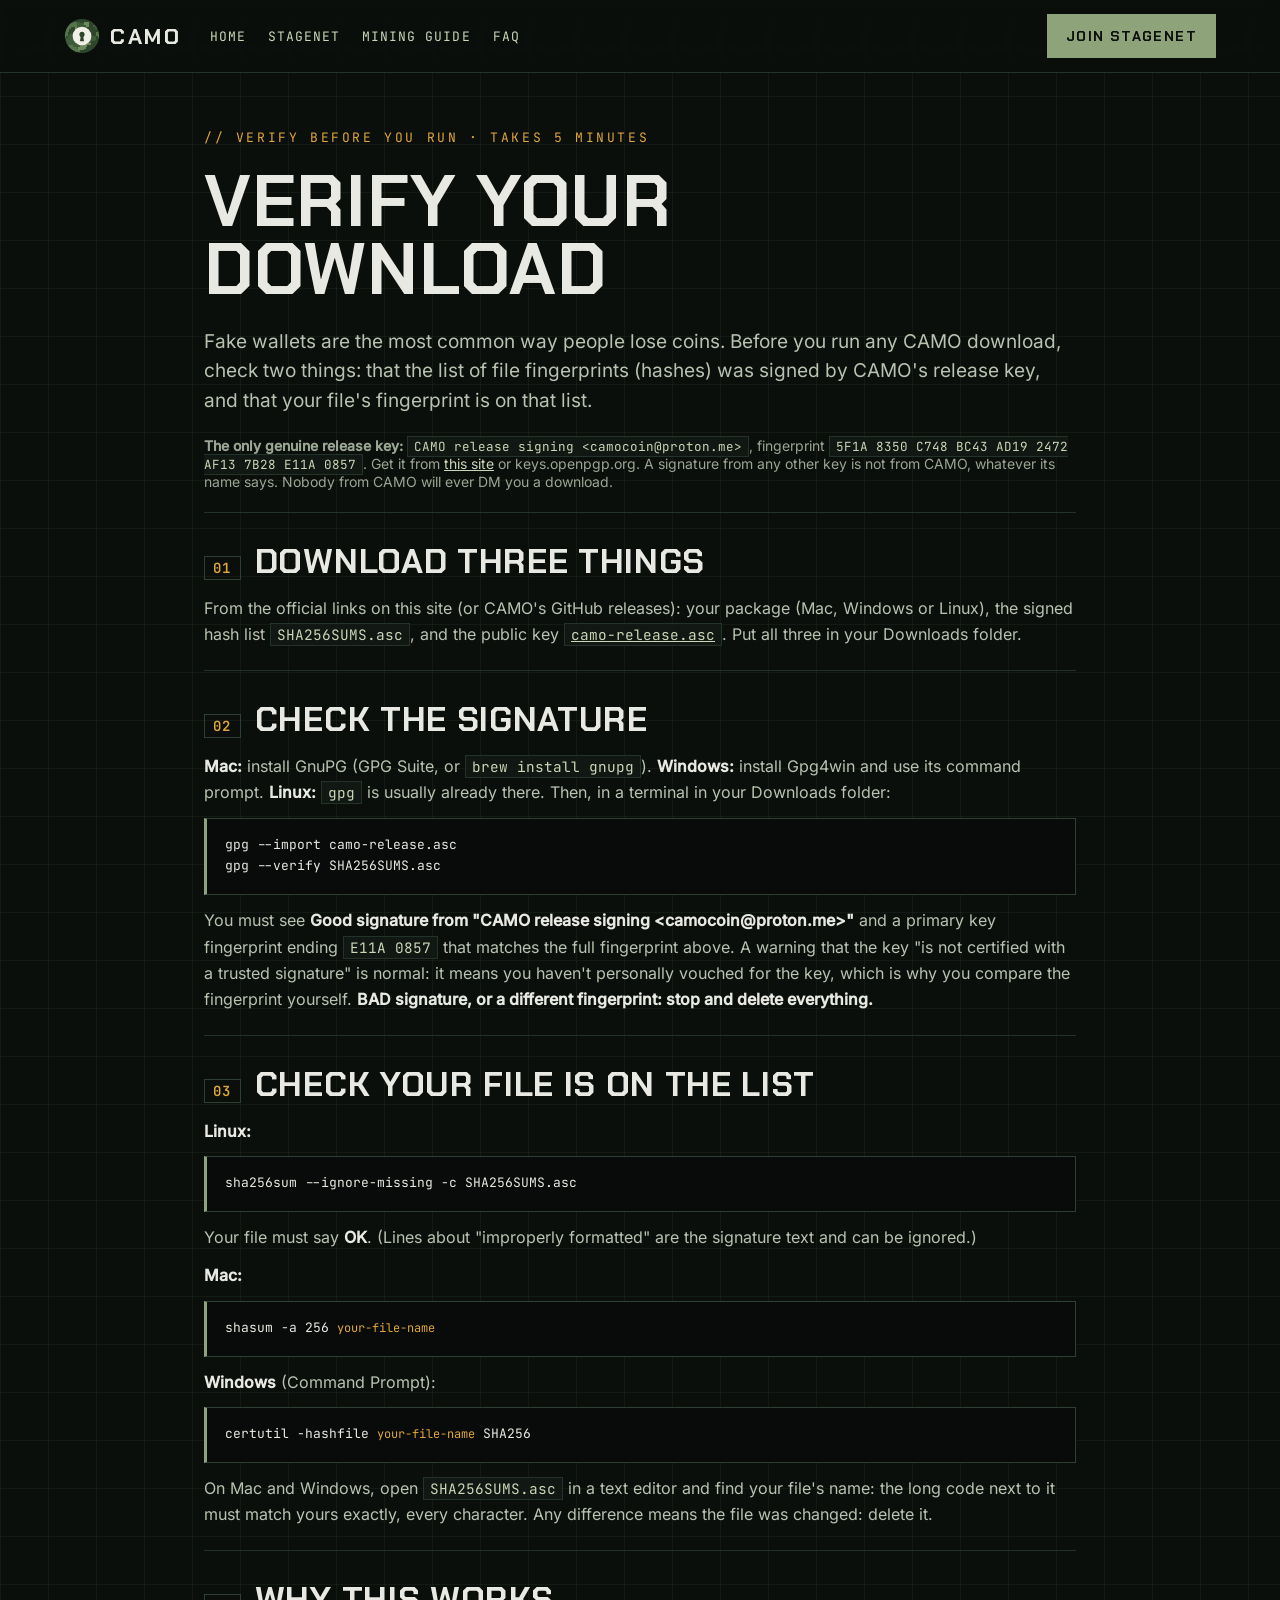
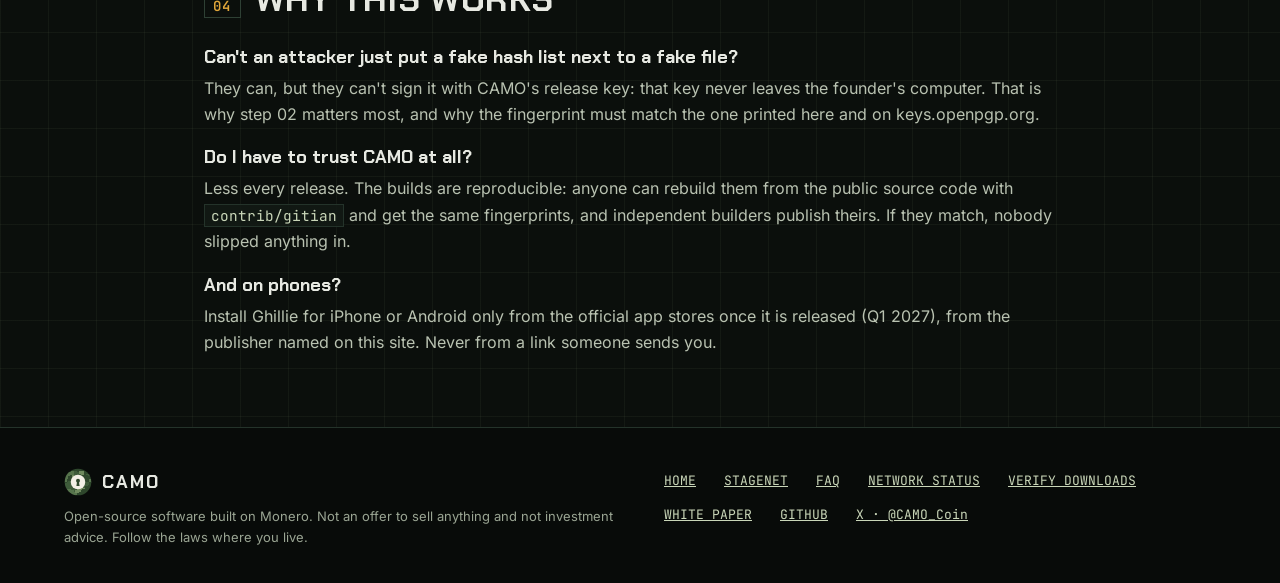
<file: website/verify.html>
<!doctype html>
<html lang="en">
<head>
<meta charset="utf-8">
<meta name="viewport" content="width=device-width, initial-scale=1">
<title>Verify a CAMO download</title>
<meta name="description" content="Step-by-step: check that a CAMO download is genuine, on Mac, Windows and Linux, with the signed SHA-256 list and CAMO's release key.">
<meta http-equiv="Content-Security-Policy" content="default-src 'self'; img-src 'self'; font-src 'self'; style-src 'self'; script-src 'self'; object-src 'none'; base-uri 'none'; form-action 'none'">
<meta name="referrer" content="no-referrer">
<meta name="theme-color" content="#0B0F0C">
<link rel="icon" href="assets/favicon.ico" sizes="any">
<link rel="icon" href="assets/camo-logo.svg" type="image/svg+xml">
<link rel="stylesheet" href="styles.css">
</head>
<body>
<a class="skip" href="#start">Skip to content</a>
<div class="grid-bg">

<header class="topbar">
  <nav class="wrap nav" aria-label="Main">
    <a class="brand" href="home.html">
      <img src="assets/camo-logo.svg" alt="" width="36" height="36">
      <span>CAMO</span>
    </a>
    <div class="nav-links">
      <a href="home.html">HOME</a>
      <a href="stagenet.html">STAGENET</a>
      <a href="mine.html">MINING GUIDE</a>
      <a href="faq.html">FAQ</a>
    </div>
    <a class="btn btn-solid btn-sm" href="stagenet.html">JOIN STAGENET</a>
  </nav>
</header>

<main class="wrap doc" id="start">
  <p class="kicker">// VERIFY BEFORE YOU RUN · TAKES 5 MINUTES</p>
  <h1>Verify your download</h1>
  <p class="lede">Fake wallets are the most common way people lose coins. Before you run any CAMO download, check two things: that the list of file fingerprints (hashes) was signed by CAMO's release key, and that your file's fingerprint is on that list.</p>
  <p class="note"><strong>The only genuine release key:</strong> <code>CAMO release signing &lt;camocoin@proton.me&gt;</code>, fingerprint <code>5F1A 8350 C748 BC43 AD19  2472 AF13 7B28 E11A 0857</code>. Get it from <a href="assets/camo-release.asc">this site</a> or keys.openpgp.org. A signature from any other key is not from CAMO, whatever its name says. Nobody from CAMO will ever DM you a download.</p>

  <section class="doc-sec">
    <h2><span class="step">01</span> Download three things</h2>
    <p>From the official links on this site (or CAMO's GitHub releases): your package (Mac, Windows or Linux), the signed hash list <code>SHA256SUMS.asc</code>, and the public key <a href="assets/camo-release.asc"><code>camo-release.asc</code></a>. Put all three in your Downloads folder.</p>
  </section>

  <section class="doc-sec">
    <h2><span class="step">02</span> Check the signature</h2>
    <p><strong>Mac:</strong> install GnuPG (GPG Suite, or <code>brew install gnupg</code>). <strong>Windows:</strong> install Gpg4win and use its command prompt. <strong>Linux:</strong> <code>gpg</code> is usually already there. Then, in a terminal in your Downloads folder:</p>
<pre><code>gpg --import camo-release.asc
gpg --verify SHA256SUMS.asc</code></pre>
    <p>You must see <strong>Good signature from "CAMO release signing &lt;camocoin@proton.me&gt;"</strong> and a primary key fingerprint ending <code>E11A 0857</code> that matches the full fingerprint above. A warning that the key "is not certified with a trusted signature" is normal: it means you haven't personally vouched for the key, which is why you compare the fingerprint yourself. <strong>BAD signature, or a different fingerprint: stop and delete everything.</strong></p>
  </section>

  <section class="doc-sec">
    <h2><span class="step">03</span> Check your file is on the list</h2>
    <p><strong>Linux:</strong></p>
<pre><code>sha256sum --ignore-missing -c SHA256SUMS.asc</code></pre>
    <p>Your file must say <strong>OK</strong>. (Lines about "improperly formatted" are the signature text and can be ignored.)</p>
    <p><strong>Mac:</strong></p>
<pre><code>shasum -a 256 <span class="ph">your-file-name</span></code></pre>
    <p><strong>Windows</strong> (Command Prompt):</p>
<pre><code>certutil -hashfile <span class="ph">your-file-name</span> SHA256</code></pre>
    <p>On Mac and Windows, open <code>SHA256SUMS.asc</code> in a text editor and find your file's name: the long code next to it must match yours exactly, every character. Any difference means the file was changed: delete it.</p>
  </section>

  <section class="doc-sec">
    <h2><span class="step">04</span> Why this works</h2>
    <dl class="faq">
      <dt>Can't an attacker just put a fake hash list next to a fake file?</dt>
      <dd>They can, but they can't sign it with CAMO's release key: that key never leaves the founder's computer. That is why step 02 matters most, and why the fingerprint must match the one printed here and on keys.openpgp.org.</dd>
      <dt>Do I have to trust CAMO at all?</dt>
      <dd>Less every release. The builds are reproducible: anyone can rebuild them from the public source code with <code>contrib/gitian</code> and get the same fingerprints, and independent builders publish theirs. If they match, nobody slipped anything in.</dd>
      <dt>And on phones?</dt>
      <dd>Install Ghillie for iPhone or Android only from the official app stores once it is released (Q1 2027), from the publisher named on this site. Never from a link someone sends you.</dd>
    </dl>
  </section>
</main>

<footer class="footer">
  <div class="wrap footer-in">
    <div class="stack-xs">
      <div class="brand brand-sm"><img src="assets/camo-logo.svg" alt="" width="28" height="28"><span>CAMO</span></div>
      <p class="fine">Open-source software built on Monero. Not an offer to sell anything and not investment advice. Follow the laws where you live.</p>
    </div>
    <nav class="footer-links" aria-label="Footer">
      <a href="home.html">HOME</a>
      <a href="stagenet.html">STAGENET</a>
      <a href="faq.html">FAQ</a>
      <a href="status.html">NETWORK STATUS</a>
      <a href="verify.html">VERIFY DOWNLOADS</a>
      <a href="assets/CAMO-White-Paper.pdf">WHITE PAPER</a>
      <a href="https://github.com/thedifference7717-sys/camo" rel="noopener">GITHUB</a>
      <a href="https://x.com/CAMO_Coin" rel="noopener">X · @CAMO_Coin</a>
    </nav>
  </div>
</footer>

</div>
</body>
</html>
</file>
<file: website/styles.css>
/* CAMO website — "night-ops" look. Self-hosted fonts (no third-party requests). */
@font-face{font-family:"Chakra Petch";font-weight:600;font-display:swap;src:url(assets/fonts/chakra-petch-latin-600-normal.woff2) format("woff2")}
@font-face{font-family:"Chakra Petch";font-weight:700;font-display:swap;src:url(assets/fonts/chakra-petch-latin-700-normal.woff2) format("woff2")}
@font-face{font-family:"JetBrains Mono";font-weight:400;font-display:swap;src:url(assets/fonts/jetbrains-mono-latin-400-normal.woff2) format("woff2")}
@font-face{font-family:"JetBrains Mono";font-weight:600;font-display:swap;src:url(assets/fonts/jetbrains-mono-latin-600-normal.woff2) format("woff2")}
@font-face{font-family:"Inter";font-weight:400;font-display:swap;src:url(assets/fonts/inter-latin-400-normal.woff2) format("woff2")}
@font-face{font-family:"Inter";font-weight:500;font-display:swap;src:url(assets/fonts/inter-latin-500-normal.woff2) format("woff2")}

:root{
  --bg:#0B0F0C; --bg-deep:#080B09; --panel:#121A15; --line:#24332A; --line-2:#2E4034; --line-3:#1C2820;
  --text:#E7E9E2; --text-2:#B9C2B1; --text-3:#9AA593; --link:#C9D6B8;
  --olive:#8FA37A; --olive-dim:#4A5E4E; --amber:#E0A63A;
  --display:"Chakra Petch",system-ui,sans-serif; --mono:"JetBrains Mono",ui-monospace,monospace; --body:"Inter",system-ui,sans-serif;
  color-scheme:dark;
}
*,*::before,*::after{box-sizing:border-box}
html{scroll-behavior:smooth;scroll-padding-top:80px}
@media (prefers-reduced-motion:reduce){html{scroll-behavior:auto}}
body{margin:0;background:var(--bg);color:var(--text);font-family:var(--body);-webkit-text-size-adjust:100%}
img{max-width:100%;height:auto}
a{color:var(--link)}a:hover{color:#fff}
:focus-visible{outline:2px solid var(--amber);outline-offset:3px}
h1,h2,h3{font-family:var(--display);font-weight:700;margin:0}
h2{font-size:clamp(32px,4.5vw,52px);letter-spacing:.02em;text-transform:uppercase}
h3{font-size:24px}
p{margin:0}
.skip{position:absolute;left:-9999px;top:0;z-index:10;background:var(--amber);color:var(--bg);padding:10px 14px;font-family:var(--mono)}
.skip:focus{left:12px;top:12px}

.grid-bg{min-height:100vh;background-color:var(--bg);
  background-image:linear-gradient(rgba(143,163,122,.07) 1px,transparent 1px),linear-gradient(90deg,rgba(143,163,122,.07) 1px,transparent 1px);
  background-size:48px 48px}
.wrap{max-width:1200px;margin:0 auto;padding-left:24px;padding-right:24px}
.stack{display:flex;flex-direction:column;gap:32px}
.stack-sm{display:flex;flex-direction:column;gap:20px}
.stack-xs{display:flex;flex-direction:column;gap:10px}
.grow{flex:999 1 480px;min-width:0}

/* nav */
.topbar{position:sticky;top:0;z-index:5;border-bottom:1px solid var(--line);background:rgba(11,15,12,.92);backdrop-filter:blur(6px)}
.nav{padding-top:14px;padding-bottom:14px;display:flex;flex-wrap:wrap;align-items:center;gap:12px 28px}
.brand{display:flex;align-items:center;gap:10px;text-decoration:none;color:var(--text);font-family:var(--display);font-weight:700;font-size:22px;letter-spacing:.12em}
.brand img{width:36px;height:36px}
.brand-sm{font-size:18px}.brand-sm img{width:28px;height:28px}
.nav-links{display:flex;flex-wrap:wrap;gap:6px 22px;flex-grow:1;font-family:var(--mono);font-size:13px;letter-spacing:.08em}
.nav-links a{text-decoration:none;padding:6px 0}

/* buttons */
.btn{display:inline-flex;align-items:center;min-height:48px;padding:0 24px;font-family:var(--display);font-weight:700;font-size:16px;letter-spacing:.1em;text-decoration:none;border:1px solid var(--olive)}
.btn-sm{min-height:44px;padding:0 18px;font-size:14px}
.btn-solid{background:var(--olive);color:var(--bg)}.btn-solid:hover{background:#A3B78E;color:var(--bg)}
.btn-ghost{border-color:var(--olive-dim);color:var(--text);font-weight:600}.btn-ghost:hover{border-color:var(--olive)}
.actions{display:flex;flex-wrap:wrap;gap:12px}

/* type helpers */
.kicker{font-family:var(--mono);font-size:13px;letter-spacing:.2em;color:var(--amber)}
.label{font-family:var(--mono);font-size:12px;letter-spacing:.16em;color:var(--text-3)}
.mono-sm{font-family:var(--mono);font-size:13px;color:var(--text-2);margin-top:2px}
.sub{max-width:680px;font-size:17px;line-height:1.6;color:var(--text-2)}
.sec-head{display:flex;flex-direction:column;gap:10px}

/* home hero */
.hero{padding-top:88px;padding-bottom:72px;display:flex;flex-wrap:wrap;gap:48px;align-items:center}
.hero-copy{flex:999 1 520px;min-width:0;display:flex;flex-direction:column;gap:24px}
.hero h1{display:flex;flex-direction:column;font-size:clamp(44px,7vw,92px);line-height:.92;letter-spacing:.01em;text-transform:uppercase}
.h1-line{white-space:nowrap}
.h1-outline{color:transparent;-webkit-text-stroke:2px var(--olive);text-shadow:0 0 28px rgba(143,163,122,.25)}
.lede{max-width:560px;font-size:19px;line-height:1.55;color:var(--text-2)}
.panel{position:relative;border:1px solid var(--line-2);background:rgba(18,26,21,.9)}
.hero-panel{flex:1 1 360px;min-width:0;padding:26px;display:flex;flex-direction:column;gap:18px}
.corner{position:absolute;width:22px;height:22px;border:0 solid var(--olive)}
.corner.tl{top:-1px;left:-1px;border-top-width:3px;border-left-width:3px}
.corner.br{bottom:-1px;right:-1px;border-bottom-width:3px;border-right-width:3px}
.corner.tr{top:-1px;right:-1px;border-top-width:3px;border-right-width:3px}
.corner.amber{border-color:var(--amber)}
.launch{display:flex;align-items:center;gap:14px}
.launch img{width:64px;height:64px;flex:none}
.launch .label{display:flex;align-items:center;gap:10px;color:var(--amber)}
.blink{width:8px;height:8px;background:var(--amber);border-radius:50%;box-shadow:0 0 10px var(--amber);animation:blink 1.4s steps(2,start) infinite}
@keyframes blink{to{visibility:hidden}}
.clock{display:grid;grid-template-columns:repeat(4,minmax(0,1fr));gap:8px;font-family:var(--mono)}
.clock>div{display:flex;flex-direction:column;align-items:center;padding:12px 4px 10px;border:1px solid var(--line-2);background:rgba(11,15,12,.82);position:relative}
.clock>div::before{content:"";position:absolute;top:-1px;left:-1px;width:10px;height:10px;border-top:2px solid var(--amber);border-left:2px solid var(--amber)}
.clock .num{font-size:34px;font-weight:600;line-height:1;color:var(--text);font-variant-numeric:tabular-nums}
.clock .unit{margin-top:6px;font-size:10px;letter-spacing:.2em;color:var(--text-3)}
.clock.live .num{color:var(--amber)}
@media (prefers-reduced-motion:reduce){.blink{animation:none}}

/* stat grids */
.stats{margin:0;display:grid;gap:1px;background:var(--line);border:1px solid var(--line);font-family:var(--mono)}
.stats>div{background:var(--panel);padding:14px}
.stats dt{font-size:11px;letter-spacing:.14em;color:var(--text-3)}
.stats dd{margin:6px 0 0;font-size:22px;font-weight:600}
.stats-2{grid-template-columns:repeat(2,minmax(0,1fr))}
.stats-wide{grid-template-columns:repeat(auto-fit,minmax(220px,1fr))}
.stats-wide>div{padding:22px}
.stats-wide dd{margin:8px 0 4px;font-size:30px}
.stats-wide p{font-size:13px;color:var(--text-2)}
.stats .hot dt,.stats .hot dd{color:var(--amber)}

/* bands & cards */
.band{border-top:1px solid var(--line)}
.band>.wrap{padding-top:80px;padding-bottom:80px}
.band-dark{background:rgba(11,15,12,.85)}
.cards{margin:0;padding:0;list-style:none;display:flex;flex-wrap:wrap;gap:16px}
.card{flex:1 1 250px;border:1px solid var(--line-2);background:var(--panel);padding:24px;display:flex;flex-direction:column;gap:10px}
.card>p{font-size:15px;line-height:1.55;color:var(--text-2)}
.card .tag{font-family:var(--mono);font-size:12px;letter-spacing:.16em;color:var(--olive)}
.steps .card{flex-basis:300px}.steps h3{font-size:22px}
.card .step-no{font-family:var(--display);font-weight:700;font-size:44px;color:var(--olive-dim);line-height:1.1}
.soon{font-family:var(--mono);font-size:13px;letter-spacing:.08em;color:var(--text-3)}
.card .soon{margin-top:auto;padding-top:6px;color:var(--text-3)}

/* ghillie */
.split{display:flex;flex-wrap:wrap;gap:48px;align-items:center}
.ghillie-art{flex:1 1 300px;display:flex;justify-content:center}
.ghillie-art .panel{padding:36px;background:var(--panel)}
.ghillie-art img{display:block;width:240px;height:240px}
.features{margin:0;padding:0;list-style:none;display:grid;grid-template-columns:repeat(2,minmax(0,1fr));gap:12px}
.features li{border-left:3px solid var(--olive);padding:6px 0 6px 14px;display:flex;flex-direction:column;gap:4px}
.features strong{font-family:var(--display);font-weight:700;font-size:18px}
.features span{font-size:14px;color:var(--text-3)}
.status{font-family:var(--mono);font-size:13px;letter-spacing:.12em;color:var(--amber)}

/* burn */
.burn{background:var(--panel);padding:18px 20px;display:flex;flex-direction:column;gap:6px}
.burn .label{font-size:11px;letter-spacing:.14em}
.addr{font-family:var(--mono);font-size:13px;color:var(--link);word-break:break-all;user-select:all}
.addr.dim{color:var(--text-3)}

/* timeline */
.timeline{margin:0;padding:0;list-style:none;border-left:2px solid var(--line-2)}
.timeline li{display:flex;flex-wrap:wrap;gap:4px 24px;padding:16px 0 16px 24px;border-bottom:1px solid var(--line-3);font-size:16px}
.timeline li:last-child{border-bottom:0}
.timeline .when{flex:0 0 160px;font-family:var(--mono);font-size:14px;color:var(--olive)}
.timeline li>span:last-child{flex:1 1 320px}
.timeline .hot{background:rgba(224,166,58,.06);font-weight:500}
.timeline .hot .when{color:var(--amber);font-weight:600}

/* footer */
.footer{border-top:1px solid var(--line);background:var(--bg-deep)}
.footer-in{padding-top:40px;padding-bottom:40px;display:flex;flex-wrap:wrap;gap:24px 48px;align-items:flex-start}
.footer-in>div{flex:1 1 280px}
.fine{font-size:13px;line-height:1.6;color:var(--text-3)}
.footer-links{flex:1 1 280px;display:flex;flex-wrap:wrap;gap:10px 28px;font-family:var(--mono);font-size:13px}
.footer-links a,.footer-links span{min-height:24px;display:inline-flex;align-items:center}

@media (max-width:560px){
  .h1-outline{-webkit-text-stroke-width:1.5px}
  .clock .num{font-size:28px}.hero-panel{padding:20px}
  .band>.wrap{padding-top:56px;padding-bottom:56px}
  .wrap{padding-left:16px;padding-right:16px}
  .nav{flex-wrap:nowrap;justify-content:space-between;padding-top:10px;padding-bottom:10px}
  .nav-links{display:none}
  .hero{padding-top:48px;padding-bottom:48px;gap:32px}
  .lede{font-size:17px}
  .topbar{position:static}
  .features{grid-template-columns:1fr}
  .ghillie-art img{width:180px;height:180px}
}

/* opening screen (index.html) */
.visually-hidden{position:absolute;width:1px;height:1px;overflow:hidden;clip:rect(0 0 0 0);white-space:nowrap}
body.intro{height:100vh;height:100svh;overflow:hidden;background:#0E140F}
.intro-field{position:fixed;inset:0;width:100%;height:100%;display:block;cursor:crosshair;touch-action:manipulation}
body.locked .intro-field{cursor:pointer}
.intro-vignette{position:fixed;inset:0;pointer-events:none;
  background:radial-gradient(ellipse at center,rgba(8,11,9,0) 45%,rgba(8,11,9,.7) 100%),
             linear-gradient(180deg,rgba(8,11,9,.75) 0,rgba(8,11,9,0) 90px),
             linear-gradient(0deg,rgba(8,11,9,.85) 0,rgba(8,11,9,0) 160px)}
.intro-top{position:fixed;top:0;left:0;right:0;display:flex;align-items:center;justify-content:space-between;gap:16px;padding:18px 24px;pointer-events:none}
.intro-top a{pointer-events:auto}
.intro-skip{display:inline-flex;align-items:center;gap:8px;min-height:44px;padding:0 16px;border:1px solid var(--olive-dim);background:rgba(11,15,12,.7);font-family:var(--mono);font-size:12px;letter-spacing:.16em;text-decoration:none;color:var(--text)}
.intro-skip:hover{border-color:var(--olive);color:#fff}
.intro-bottom{position:fixed;left:0;right:0;bottom:0;padding:0 24px 32px;display:flex;flex-direction:column;align-items:center;gap:10px;text-align:center;pointer-events:none}
.intro-bottom a{pointer-events:auto}
.intro-cta{font-family:var(--display);font-weight:700;font-size:clamp(16px,2.2vw,22px);letter-spacing:.14em;color:var(--text)}
.when-locked,.hint-touch{display:none}
body.locked .when-searching{display:none}
body.locked .when-locked{display:inline;color:var(--amber)}
@media (hover:none){.hint-mouse{display:none}.hint-touch{display:inline}}
body.entering .intro-top,body.entering .intro-bottom,body.entering .intro-vignette{opacity:0;transition:opacity .3s}
@media (max-width:560px){.intro-bottom .kicker{font-size:11px;letter-spacing:.14em}.intro-top{padding:14px 16px}.intro-bottom{padding:0 16px 28px}}

/* guide pages (stagenet.html, mine.html) */
.nav-links a[aria-current="page"]{color:var(--amber)}
.doc{padding-top:56px;padding-bottom:72px;max-width:920px;display:flex;flex-direction:column;gap:22px}
.doc h1{font-size:clamp(40px,6vw,72px);line-height:.95;text-transform:uppercase;letter-spacing:.01em}
.doc .lede{max-width:none}
.doc-stats{margin:6px 0}
.doc-stats dd{font-size:24px!important}
.doc-stats code{font-size:12px}
.doc-sec{display:flex;flex-direction:column;gap:12px;padding-top:26px;border-top:1px solid var(--line)}
.doc-sec h2{font-size:clamp(24px,3.4vw,34px);display:flex;align-items:baseline;gap:14px}
.doc-sec h3{font-size:20px}
.doc-sec p,.doc-sec li,.doc-sec dd{font-size:16px;line-height:1.65;color:var(--text-2)}
.doc-sec strong{color:var(--text)}
.step{font-family:var(--mono);font-size:14px;color:var(--amber);letter-spacing:.1em;border:1px solid var(--line-2);padding:2px 8px;flex:none}
code{font-family:var(--mono);font-size:.9em;color:var(--link);background:rgba(18,26,21,.9);border:1px solid var(--line);padding:1px 6px}
pre{margin:0;padding:16px 18px;background:#080B09;border:1px solid var(--line-2);border-left:3px solid var(--olive);overflow-x:auto;line-height:1.6}
pre code{background:none;border:0;padding:0;font-size:13px;color:var(--text);white-space:pre}
.ph{color:var(--amber);font-family:var(--mono);font-size:.92em}
.note{font-size:14px!important;color:var(--text-3)!important}
.callout{border:1px solid var(--line-2);border-left:3px solid var(--amber);background:rgba(224,166,58,.05);padding:16px 20px}
.callout ul,.ticks{margin:8px 0 0;padding:0;list-style:none;display:flex;flex-direction:column;gap:8px}
.callout li,.ticks li{position:relative;padding-left:22px;font-size:16px;line-height:1.6;color:var(--text-2)}
.callout li::before,.ticks li::before{content:"";position:absolute;left:2px;top:.62em;width:8px;height:8px;border:2px solid var(--olive)}
.callout li::before{border-color:var(--amber)}
.doc .cards .card{flex-basis:260px;min-width:0}
.doc .card pre{margin-top:auto}
.doc .card pre code{font-size:12px}
.faq{margin:0;display:flex;flex-direction:column;gap:6px}
.faq dt{font-family:var(--display);font-weight:700;font-size:18px;color:var(--text);margin-top:12px}
.faq dd{margin:0}
@media (max-width:560px){.doc{padding-top:36px}.doc-sec h2{flex-direction:column;gap:6px}}
.card-link{margin-top:auto;padding-top:6px;font-family:var(--mono);font-size:13px;letter-spacing:.08em}
.doc-stats{grid-template-columns:repeat(4,minmax(0,1fr))}
@media (max-width:760px){.doc-stats{grid-template-columns:repeat(2,minmax(0,1fr))}}
.doc .card pre code{white-space:pre-wrap;word-break:break-word}

/* payment request page (pay.html) */
.pay .pay-amount { font-family: var(--display); font-weight: 700; font-size: clamp(52px, 15vw, 88px); line-height: 1; margin: 18px 0 6px; }
.pay .pay-unit { font-size: 0.4em; color: var(--olive); }
.pay .pay-note { font-size: 20px; margin: 0 0 22px; }
.pay .addr { word-break: break-all; }
.pay #req > p { margin: 0 0 14px; }
.pay .pay-amount { margin: 22px 0 8px !important; }
.pay .pay-note { margin-bottom: 26px !important; }
.pay .label { margin-top: 26px !important; margin-bottom: 6px !important; }
.pay #copy { background: transparent; color: var(--text); border: 1px solid var(--olive-dim); cursor: pointer; }
.pay .note { margin-top: 22px !important; }

/* network status (status.html) */
.status-box{margin:32px 0;padding:24px;border:1px solid var(--line-2);border-left-width:6px;background:var(--panel);display:flex;flex-direction:column;gap:12px;max-width:760px}
.status-word{font-family:var(--display);font-weight:700;font-size:clamp(30px,5vw,44px);letter-spacing:.06em}
.st-ok{border-left-color:var(--olive)}.st-ok .status-word{color:var(--olive)}
.st-caution{border-left-color:var(--amber)}.st-caution .status-word{color:var(--amber)}
.st-hold{border-left-color:#E5534B}.st-hold .status-word{color:#E5534B}
.st-unknown{border-left-color:var(--text-3)}.st-unknown .status-word{color:var(--text-3)}
.seed-list{margin:0;padding-left:18px;font-family:var(--mono);font-size:13px;color:var(--text-2);line-height:1.7}
.seed-list ul{padding-left:18px;color:var(--text-3)}

/* the Seals (status.html) */
.seals{display:grid;grid-template-columns:repeat(3,minmax(0,1fr));gap:20px;margin:24px 0 12px}
.seal{margin:0;border:1px solid var(--line-2);background:var(--panel);padding:16px;display:flex;flex-direction:column;gap:12px}
.seal img{width:100%;height:auto;max-height:300px;object-fit:contain}
.seal figcaption{font-size:15px;line-height:1.55;color:var(--text-2)}
.seal figcaption strong{display:block;font-family:var(--display);font-size:20px;letter-spacing:.06em;color:var(--text);margin-bottom:4px;text-transform:uppercase}
@media (max-width:760px){.seals{grid-template-columns:1fr}.seal{flex-direction:row;align-items:center}.seal img{width:38%;max-height:200px}}
</file>
